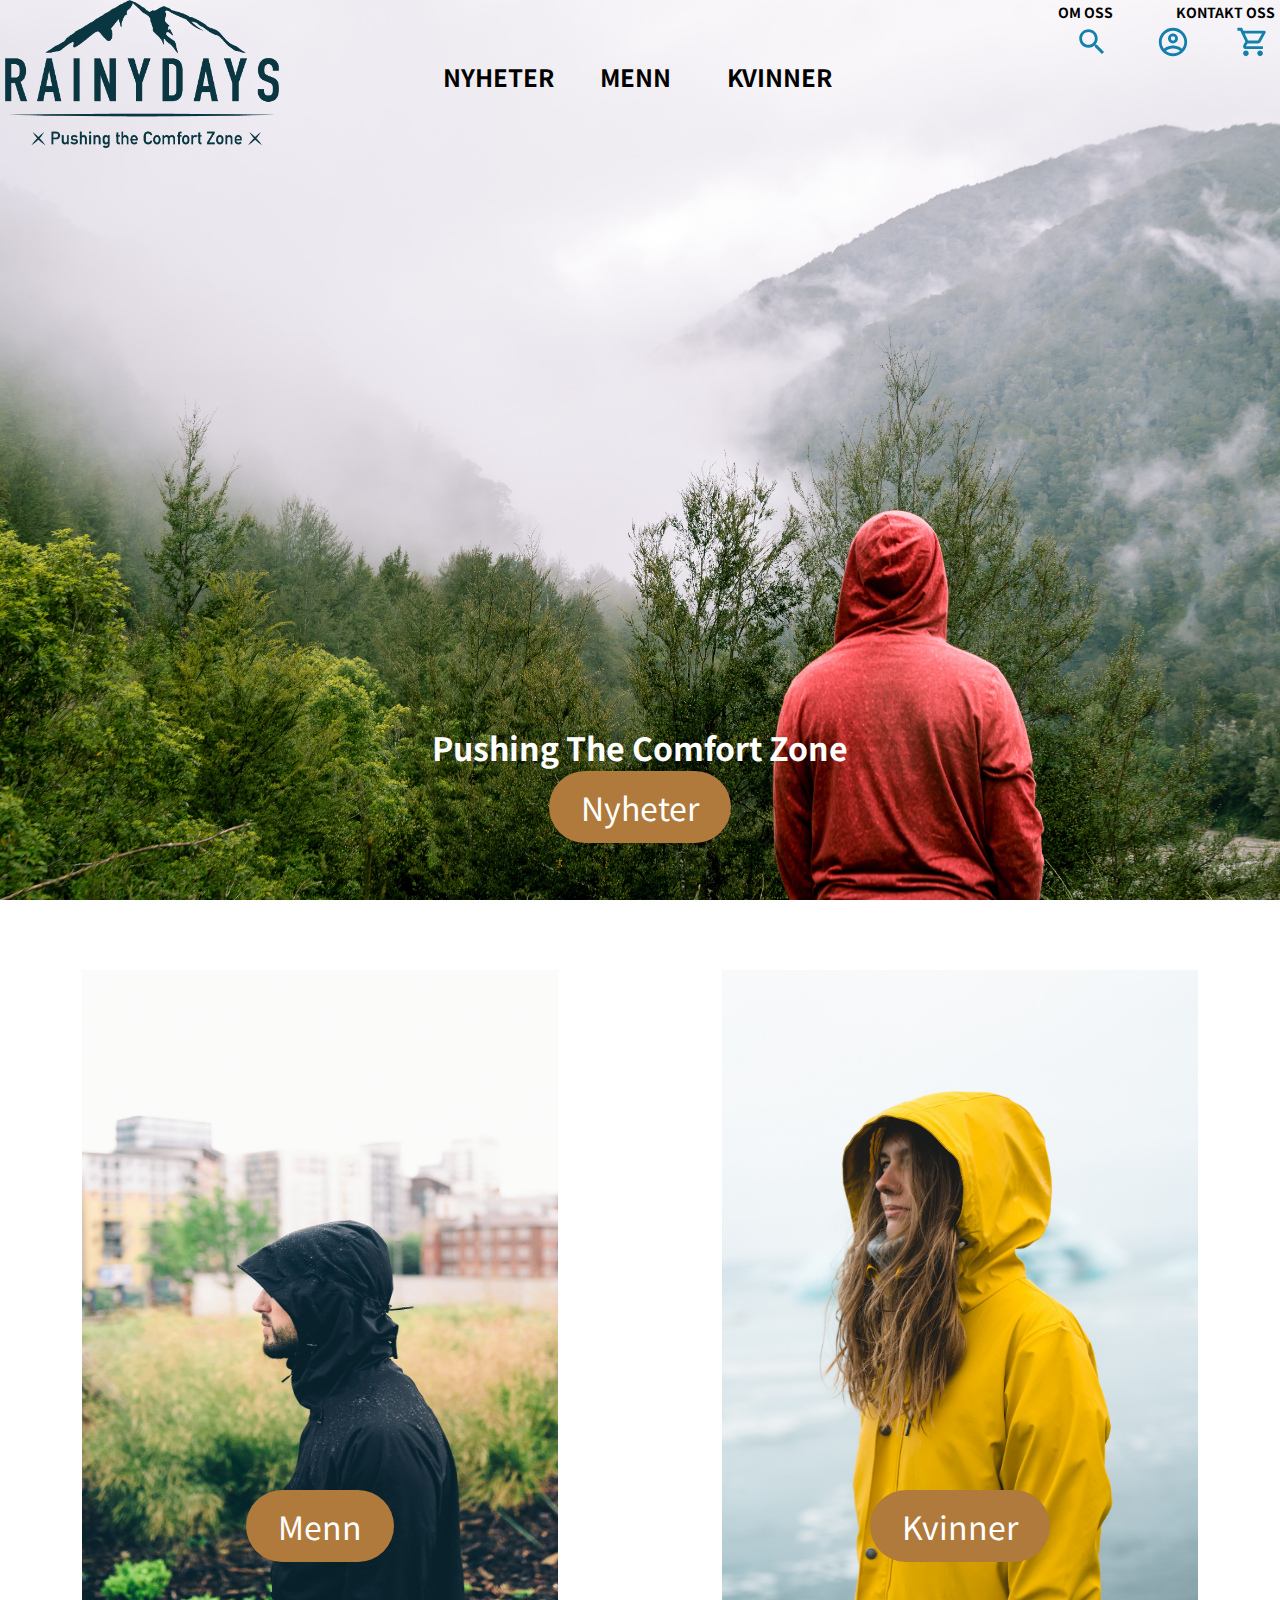
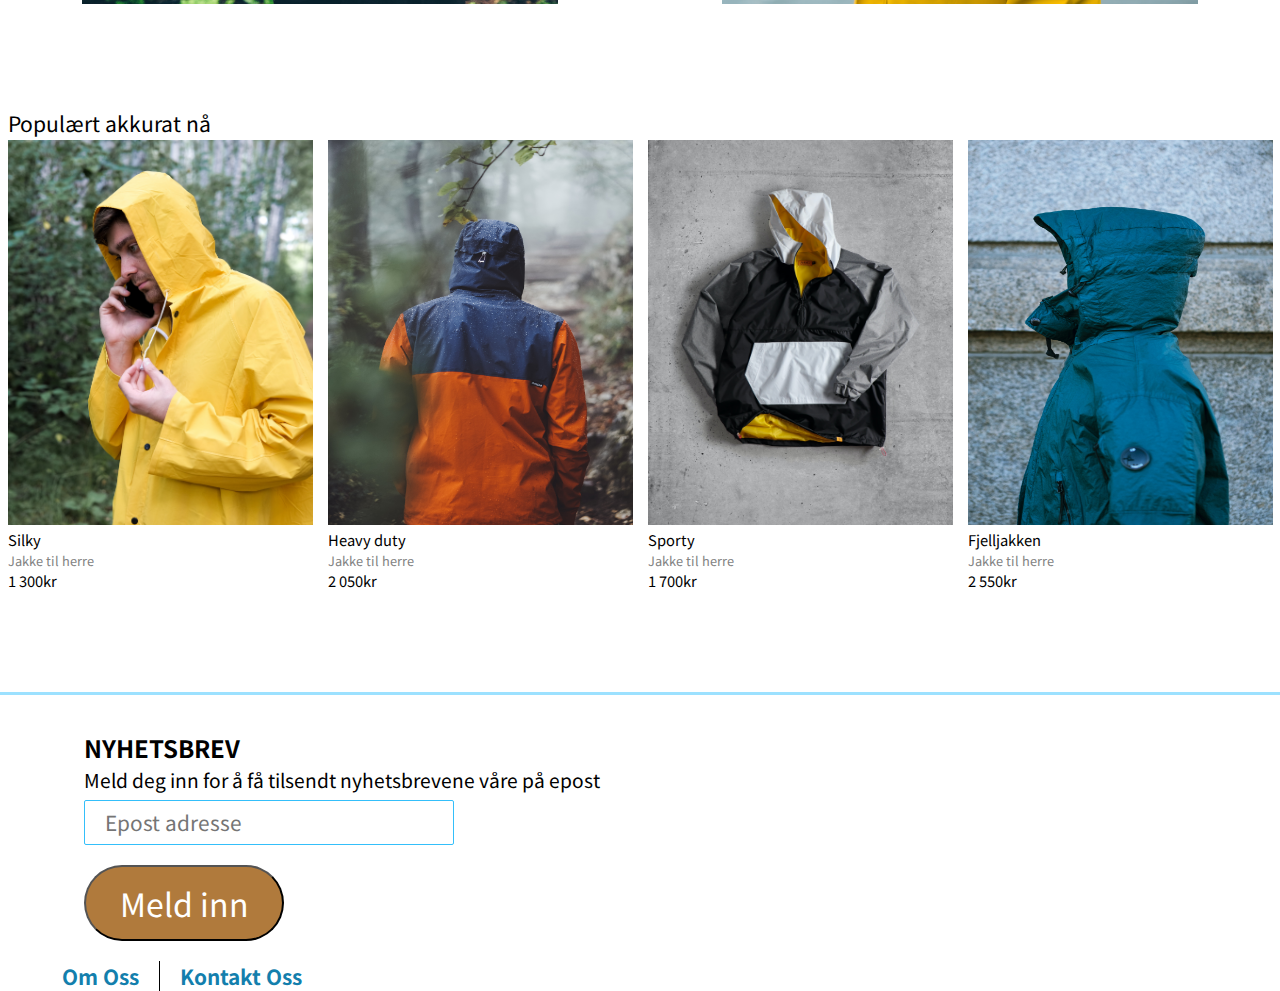
<file: index.html>
<!DOCTYPE html>
<html lang="en">
<head>
    <meta charset="UTF-8">
    <meta http-equiv="X-UA-Compatible" content="IE=edge">
    <meta name="viewport" content="width=device-width, initial-scale=1.0">
    <meta name="description" content="Forside av Rainydays. Her er forsiden av hele rainydays, og tar deg videre til andre sider om man ønsker.">
    <meta name="author" content="Lasse Strand">
    <title>Rainydays</title>
    <link rel="stylesheet" href="style.css">
    <link rel="stylesheet" href="https://use.fontawesome.com/releases/v5.15.4/css/all.css" integrity="sha384-DyZ88mC6Up2uqS4h/KRgHuoeGwBcD4Ng9SiP4dIRy0EXTlnuz47vAwmeGwVChigm" crossorigin="anonymous">
    <link href="https://fonts.googleapis.com/css2?family=Noto+Sans+JP:wght@400;700&family=Noto+Sans+SC:wght@400;700&display=swap" rel="stylesheet">
   
</head>
<body>
    <header>
      <div class="forside"> 
        <div class="logo flex-column"><a href="index.html"><img src="./images/RainyDays_Logo-2.png" alt="Logo"></a> </div>
        <nav class="flex-column liten">
            <ul class="flex-container">
              <li class="nyheterhead"><a href="nyheter.html">Nyheter</a></li>
              <li class="mennhead"><a href="menn.html">Menn</a></li>
              <li class="kvinnerhead"><a href="kvinner.html">Kvinner</a></li>
            </ul>
        </nav>
        <div class="top flex-column ">
          <div class="toprightall">
            <nav >
              <ul class="topright">
                <li class="about"><a href="about.html">Om Oss</a></li>
                <li class="kontakt"><a href="kontakt.html">Kontakt Oss</a></li>
              </ul>
            </nav>
            <div class="topicon">
              <div class="sok"><label for="search">
                <img src="./images/icons/searchicon.svg" alt="searchicon" class="searchicon"></label>
                <input type="checkbox" id="search">
                <input type="search" id="searchbox" placeholder="Search...">
              </div>
                <a href="profil.html"><img src="./images/icons/accounticon.svg" alt="accounticon" class="accounticon"></a>
                <a href="cart.html"><img src="./images/icons/shoppingicon.svg" alt="shoppingicon" class="shoppingicon"></a>
          <div class="menu">
              <label for="hamburger-menu">
                <i class="fas fa-bars"></i>
              </label>
              <input type="checkbox" id="hamburger-menu">
              <nav class="hamburger">
                <ul>
                  <li><a href="index.html">HJEM</a></li>
                  <li><a href="nyheter.html">NYHETER</a></li>
                  <li><a href="menn.html">MENN</a></li>
                  <li><a href="kvinner.html">KVINNER</a></li>
                  <li><a href="about.html">OM OSS</a></li>
                  <li><a href="kontakt.html">KONTAKT OSS</a></li>
                </ul>
              </nav>
          </div>
            </div>
          </div> 
        </div>
      </div>
        <div class="push">
          <h1 style="color: white;">Pushing The Comfort Zone</h1>
          <div><a href="nyheter.html" class="knappall" style="max-width: 150px;">Nyheter</a></div>
        </div>
    </header>
    <main>
        <div class="mk">
          <div class="mennside">
            <a href="menn.html"><img src="./images/stephen-arnold-8ItNia0nMVA-unsplash.jpg" alt="Mennbilde"></a>
            <div class="mennknapp"><a href="menn.html" class="knappall">Menn</a></div>
          </div>
          <div class="kvinnerside">
            <a href="kvinner.html"><img src="./images/pexels-matt-hardy-2755165.jpg" alt="Kvinnebilde"></a>
            <div class="kvinnerknapp"><a href="kvinner.html" class="knappall">Kvinner</a></div>
          </div>
        </div>
        <section class="spes">
          <div class="grid-spes">
            <h2>Populært akkurat nå</h2>
            <div><a href="spespage.html"><img src="./images/pexels-evelina-zhu-8640453.jpg" alt="silky" class="firstbilde"><p class="info">Silky</p><p class="infogrey">Jakke til herre</p><p class="info">1 300kr</p></a></div>
            <div><a href="spespage.html"><img src="./images/andy-kogl-uhaYQSVCjo0-unsplash.jpg" alt="duty"><p class="info">Heavy duty</p><p class="infogrey">Jakke til herre</p><p class="info">2 050kr</p></a></div>
            <div><a href="spespage.html"><img src="./images/hamed-darzi-u42GjVgZgV0-unsplash.jpg" alt="sporty"><p class="info">Sporty</p><p class="infogrey">Jakke til herre</p><p class="info">1 700kr</p></a></div>
            <div><a href="spespage.html"><img src="./images/tjeerd-braat-HpH0APYskXc-unsplash.jpg" alt="fjelljakken"><p class="info">Fjelljakken</p><p class="infogrey">Jakke til herre</p><p class="info">2 550kr</p></a></div>
          </div>
        </section>
    </main>
    <hr>
    <footer>
      <div class="nyhetsbrev">
        <h2>NYHETSBREV</h2>
        <p>Meld deg inn for å få tilsendt nyhetsbrevene våre på epost</p>
        <input type="email" name="mail" id="mail" placeholder="Epost adresse" style="font: normal normal normal normal 1.3em/1.5 Noto Sans JP, sans-serif; border: 1px solid #34BFFA;">
        <button class="knapp knappall" id="meldinn">Meld inn</button>
      </div>
      <div class="footerinfo">
        <h2><a href="about.html" style="font-family: Noto Sans JP, sans-serif; font-size: 1.3rem;">Om Oss</a></h2>
        <h2 class="border"><a href="kontakt.html" style="font-family: Noto Sans JP, sans-serif; font-size: 1.3rem;">Kontakt Oss</a></h2>
      </div> 
      <div class="ikonbot"><i class="fab fa-twitter"></i>
        <i class="fab fa-facebook-square"></i>
        <i class="fab fa-instagram"></i>
      </div>
    </footer>
</body>
</html>
</file>
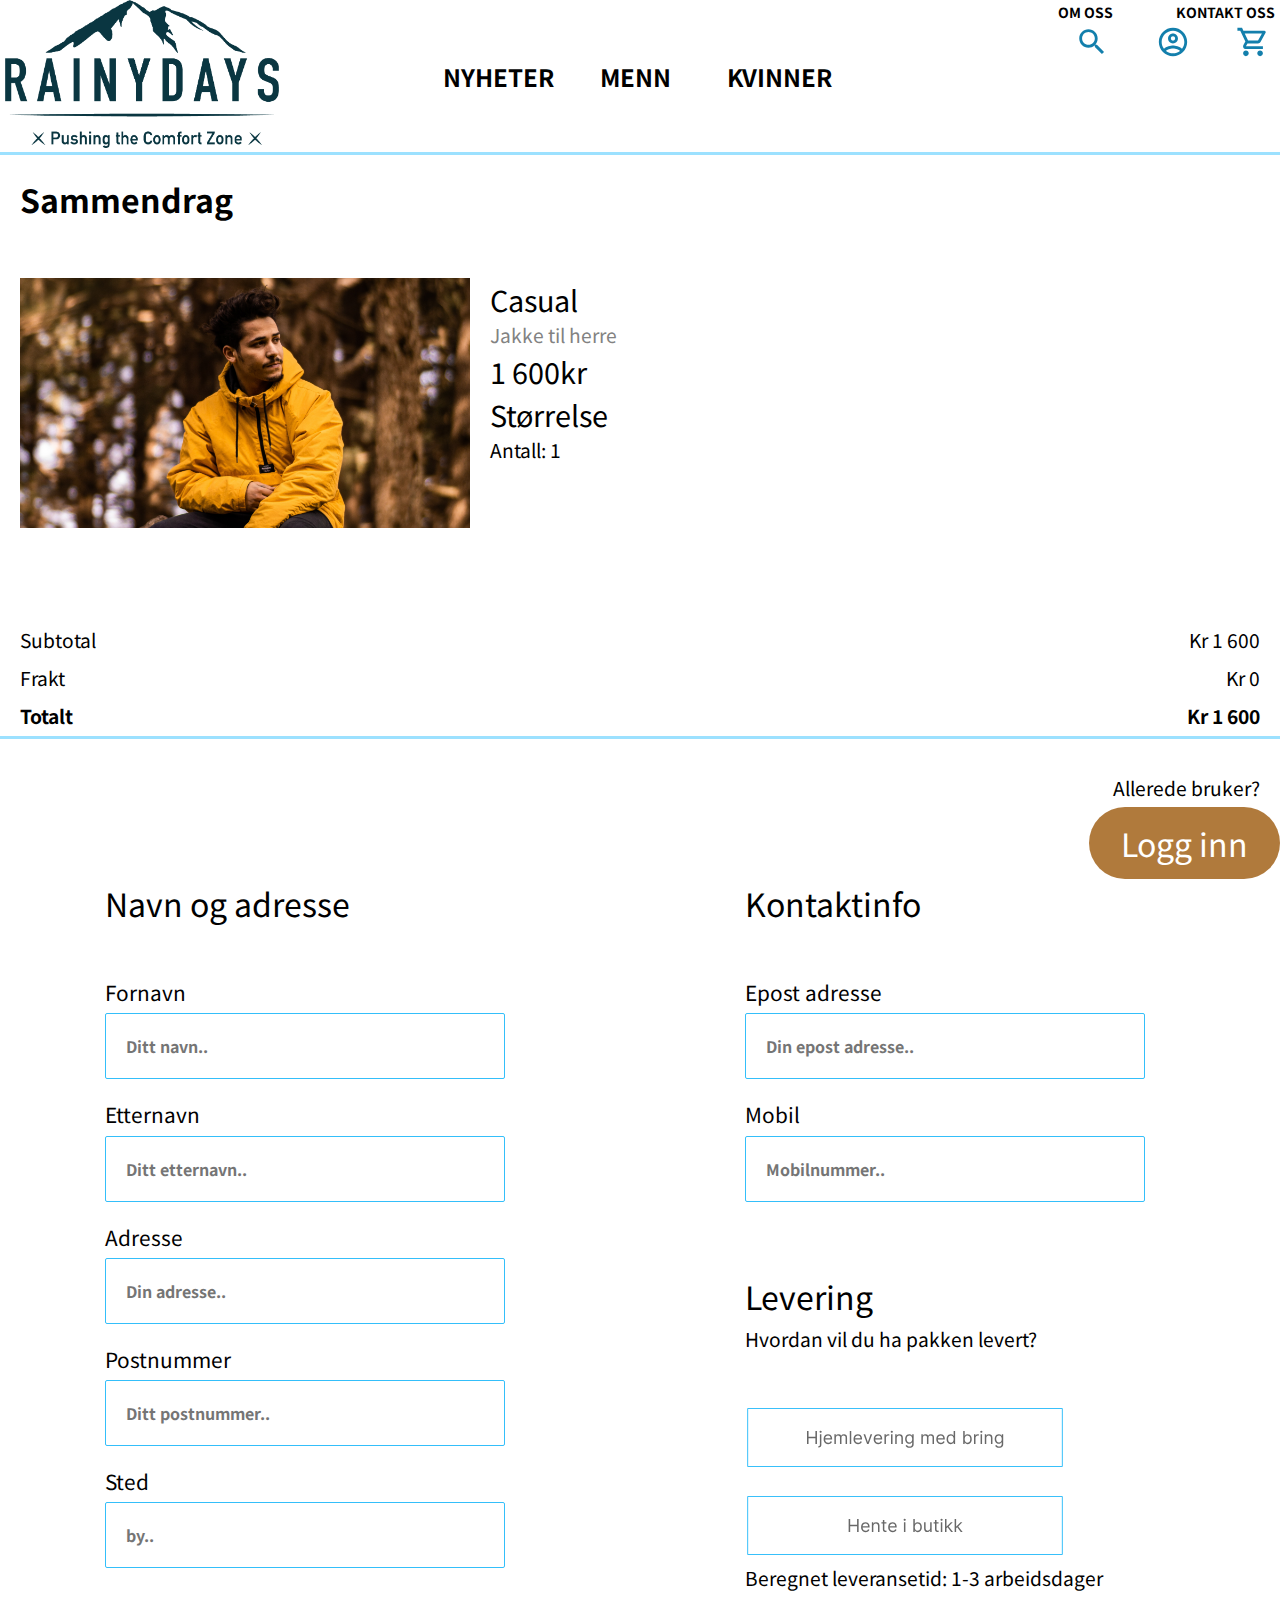
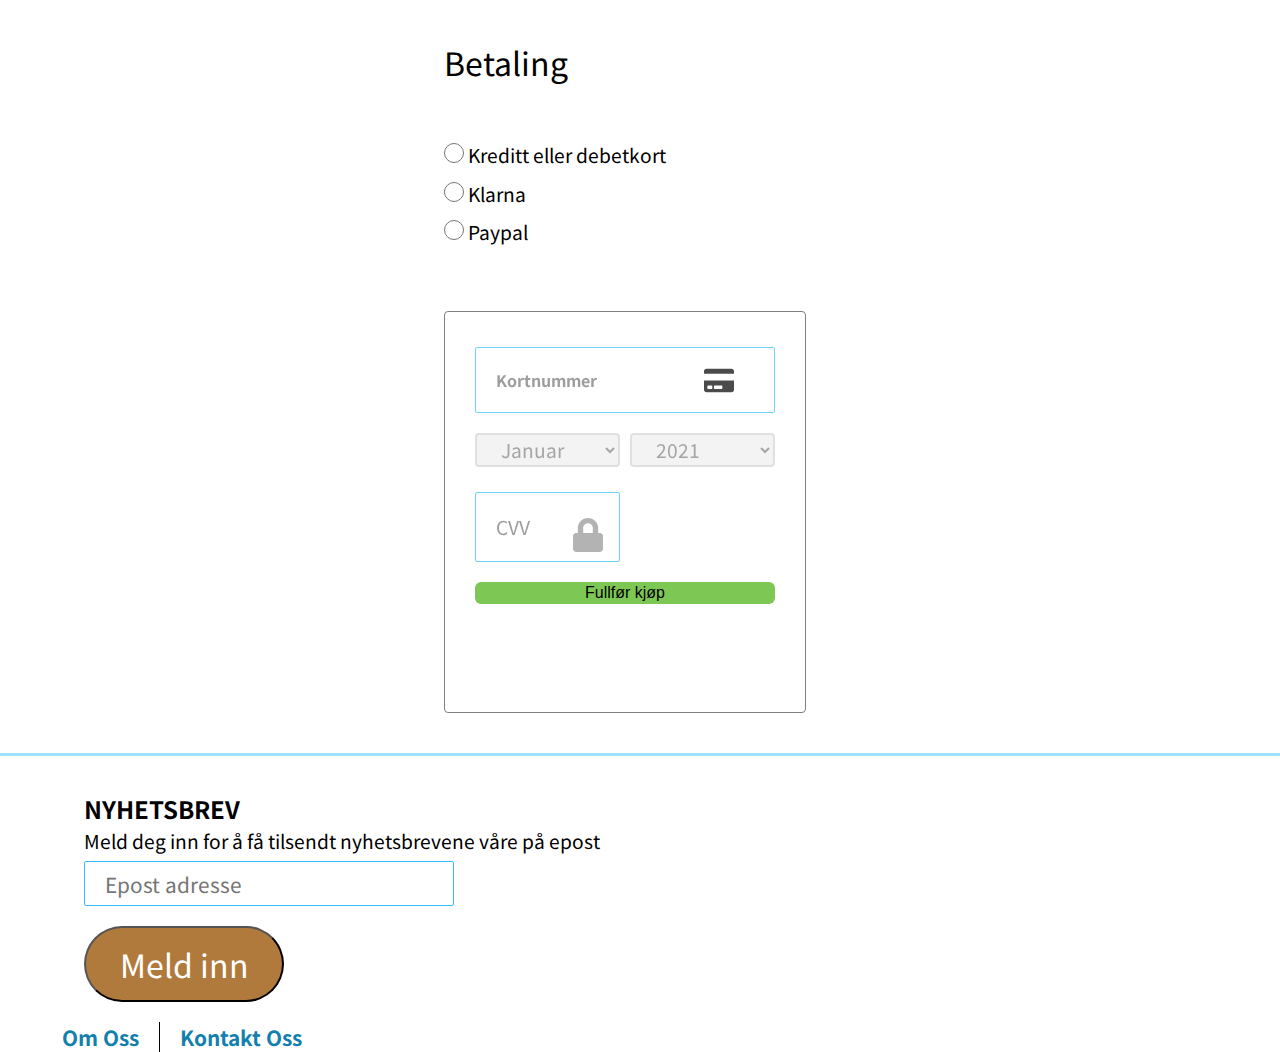
<file: checkout.html>
<!DOCTYPE html>
<html lang="en">
<head>
    <meta charset="UTF-8">
    <meta http-equiv="X-UA-Compatible" content="IE=edge">
    <meta name="viewport" content="width=device-width, initial-scale=1.0">
    <meta name="description" content="Rainydays, Dette er siden hvor du fullfører kjøpet av produktene du har valgt, altså checkout.">
    <meta name="author" content="Lasse Strand">
    <title>Rainydays Checkout</title>
    <link rel="stylesheet" href="style.css">
    <link rel="stylesheet" href="https://use.fontawesome.com/releases/v5.15.4/css/all.css" integrity="sha384-DyZ88mC6Up2uqS4h/KRgHuoeGwBcD4Ng9SiP4dIRy0EXTlnuz47vAwmeGwVChigm" crossorigin="anonymous">
    <link href="https://fonts.googleapis.com/css2?family=Noto+Sans+JP:wght@400;700&family=Noto+Sans+SC:wght@400;700&display=swap" rel="stylesheet">
   
</head>
<body>
    <header style="background-image: none; height: auto;">
      <div class="forside"> 
        <div class="logo flex-column"><a href="index.html"><img src="./images/RainyDays_Logo-2.png" alt="Logo"></a> </div>
        <nav class="flex-column liten">
            <ul class="flex-container">
              <li class="nyheterhead"><a href="nyheter.html">Nyheter</a></li>
              <li class="mennhead"><a href="menn.html">Menn</a></li>
              <li class="kvinnerhead"><a href="kvinner.html">Kvinner</a></li>
            </ul>
        </nav>
        <div class="top flex-column ">
          <div class="toprightall">
            <nav >
              <ul class="topright">
                <li class="about"><a href="about.html">Om Oss</a></li>
                <li class="kontakt"><a href="kontakt.html">Kontakt Oss</a></li>
              </ul>
            </nav>
            <div class="topicon">
              <div class="sok"><label for="search">
                <img src="./images/icons/searchicon.svg" alt="searchicon" class="searchicon"></label>
                <input type="checkbox" id="search">
                <input type="search" id="searchbox" placeholder="Search...">
              </div>
                <a href="profil.html"><img src="./images/icons/accounticon.svg" alt="accounticon" class="accounticon"></a>
                <a href="cart.html"><img src="./images/icons/shoppingicon.svg" alt="shoppingicon" class="shoppingicon"></a>
            <div class="menu">
              <label for="hamburger-menu">
                <i class="fas fa-bars"></i>
              </label>
              <input type="checkbox" id="hamburger-menu">
              <nav class="hamburger">
                <ul>
                  <li><a href="index.html">HJEM</a></li>
                  <li><a href="nyheter.html">NYHETER</a></li>
                  <li><a href="menn.html">MENN</a></li>
                  <li><a href="kvinner.html">KVINNER</a></li>
                  <li><a href="about.html">OM OSS</a></li>
                  <li><a href="kontakt.html">KONTAKT OSS</a></li>
                </ul>
              </nav>
            </div>
            </div>
          </div> 
        </div>
      </div>
    </header>
    <hr>
    <main>
        <h1 style="padding: 20px 0 35px 20px;">Sammendrag</h1>
            <div class="cartprod">
                <img src="./images/daoud-abismail-oG4OvTFbiXk-unsplash.jpg" alt="casualimg" style="object-fit: cover; width: 100%; max-width: 450px; max-height: 250px;">
                <div class="prodtxt1">
                    <p class="infonyhet">Casual</p><p class="infogreynyhet">Jakke til herre</p><p class="infonyhet">1 600kr</p>
                    <div class="prodtxt">
                        <h2>Størrelse</h2>
                        <h3 style="font: normal normal normal normal 1.2rem/1.5 Noto Sans JP, sans-serif;">Antall: 1</h3>
                    </div>
                </div>
            </div>
            <div class="sammendrag">
              <div class="sammendragp">
                <p>Subtotal</p><p>Frakt</p><p style="font-weight: bold;">Totalt</p>
              </div>
              <div class="sammendragp floatright">
                <p>Kr 1 600</p><p>Kr 0</p><p style="font-weight: bold;">Kr 1 600</p>
              </div>
            </div>
            <hr>
            <div class="topcheckout" style="text-align: end;">
              <p class="checkoutp" style="padding-right: 20px;">Allerede bruker?</p>
              <div class="logknapp"></div><a href="login.html" class="loginknapp">Logg inn</a></div>
          <div class="infoflex">
            <div class="navnogadr">
              <h2 style="text-align: left; font: normal normal normal normal 2em/1.5 Noto Sans SC, sans-serif; color: black; min-width: 240px; padding-left: 20px;">Navn og adresse</h2>
              <div class="checkoutmid">
                  <label for="fornavn" style="font: normal normal normal normal 1.3em/1.5 Noto Sans JP, sans-serif;">Fornavn</label>
                  <input type="text" id="fornavn" name="fornavn" placeholder="Ditt navn..">
                  <label for="etternavn" style="font: normal normal normal normal 1.3em/1.5 Noto Sans JP, sans-serif;">Etternavn</label>
                  <input type="text" id="etternavn" name="etternavn" placeholder="Ditt etternavn..">
                  <label for="adresse" style="font: normal normal normal normal 1.3em/1.5 Noto Sans JP, sans-serif;">Adresse</label>
                  <input type="text" id="adresse" name="adresse" placeholder="Din adresse..">
                  <label for="postnummer" style="font: normal normal normal normal 1.3em/1.5 Noto Sans JP, sans-serif;">Postnummer</label>
                  <input type="text" id="postnummer" name="postnummer" placeholder="Ditt postnummer..">
                  <label for="sted" style="font: normal normal normal normal 1.3em/1.5 Noto Sans JP, sans-serif;">Sted</label>
                  <input type="text" id="sted" name="sted" placeholder="by..">
              </div>
            </div>
            <div class="konlev">
              <div class="kontaktinfo">
                <h2 style="text-align: left; font: normal normal normal normal 2em/1.5 Noto Sans SC, sans-serif; color: black; min-width: 240px; padding-left: 20px;">Kontaktinfo</h2>
                  <div class="checkoutmid">
                      <label for="epst" style="font: normal normal normal normal 1.3em/1.5 Noto Sans JP, sans-serif;">Epost adresse</label>
                      <input type="email" id="epst" name="epst" placeholder="Din epost adresse..">
                      <label for="mob" style="font: normal normal normal normal 1.3em/1.5 Noto Sans JP, sans-serif;">Mobil</label>
                      <input type="tel" id="mob" name="mob" placeholder="Mobilnummer..">
                  </div>
              </div>
              <div class="levering">
                <h2 style="text-align: left; font: normal normal normal normal 2em/1.5 Noto Sans SC, sans-serif; color: black; min-width: 240px; padding-left: 20px;">Levering</h2>
                  <p class="leveringp" style="padding-top: 0px;">Hvordan vil du ha pakken levert?</p>  
                    <div class="checkoutmid" style="padding-bottom: 0px;">
                      <input type="radio" id="hjemlev" name="lev" value="hjemlev">
                      <input type="radio" id="hente" name="lev" value="hente"> 
                    </div>
                <p class="leveringp" style="padding: 0 0 0 20px;">Beregnet leveransetid: 1-3 arbeidsdager</p>  
              </div>
            </div>
          </div>
      <div class="betaling">
        <h2 style="text-align: left; font: normal normal normal normal 2em/1.5 Noto Sans SC, sans-serif; color: black; min-width: 240px; padding-left: 20px;">Betaling</h2>
          <div class="checkoutmid betalingmid" style="padding-bottom: 0px;">
            <input type="radio" id="kreditt" name="betal" value="kreditt">
            <label for="kreditt" style="font: normal normal normal normal 1.2rem/2 Noto Sans JP, sans-serif;">Kreditt eller debetkort</label> <br>
            <input type="radio" id="klarna" name="betal" value="klarna">
            <label for="klarna" style="font: normal normal normal normal 1.2rem/2 Noto Sans JP, sans-serif;">Klarna</label> <br>
            <input type="radio" id="paypal" name="betal" value="paypal">
            <label for="paypal" style="font: normal normal normal normal 1.2rem/2 Noto Sans JP, sans-serif;">Paypal</label> <br>
            <form action="checksuc.html" class="kortmain">
              <div class="kortsecond">
                <input type="text" class="kortnummer" placeholder="Kortnummer">
                <div class="dato">
                  <div class="måned">
                    <select name="Måned">
                      <option value="januar">Januar</option>
                      <option value="februar">Februar</option>
                      <option value="mars">Mars</option>
                      <option value="april">April</option>
                      <option value="mai">Mai</option>
                      <option value="juni">Juni</option>
                      <option value="juli">Juli</option>
                      <option value="august">August</option>
                      <option value="september">September</option>
                      <option value="oktober">Oktober</option>
                      <option value="november">Novemeber</option>
                      <option value="desember">Desember</option>
                    </select>
                  </div>
                  <div class="år">
                    <select name="år">
                      <option value="2021">2021</option>
                      <option value="2022">2022</option>
                      <option value="2023">2023</option>
                      <option value="2024">2024</option>
                      <option value="2025">2025</option>
                      <option value="2026">2026</option>
                      <option value="2027">2027</option>
                      <option value="2028">2028</option>
                      <option value="2029">2029</option>
                      <option value="2030">2030</option>
                    </select>
                  </div>
                </div>
                <div class="cvv">
                  <input type="text" placeholder="CVV">
                </div>
                <button type="submit" style="cursor: pointer;
                font-size: 16px;
                width: 100%;
                border-color: transparent;
                border-radius: 6px;margin-bottom: 10px;
                background: #7dc855;">Fullfør kjøp</button>
              </div>
            </form>
        </div>
      </div>
    </main>
    <hr>
    <footer>
      <div class="nyhetsbrev">
        <h2>NYHETSBREV</h2>
        <p>Meld deg inn for å få tilsendt nyhetsbrevene våre på epost</p>
        <input type="email" name="mail" id="mail" placeholder="Epost adresse" style="font: normal normal normal normal 1.3em/1.5 Noto Sans JP, sans-serif; border: 1px solid #34BFFA;">
        <button class="knapp knappall" id="meldinn">Meld inn</button>
      </div>
      <div class="footerinfo">
        <h2><a href="about.html" style="font-family: Noto Sans JP, sans-serif; font-size: 1.3rem;">Om Oss</a></h2>
        <h2 class="border"><a href="kontakt.html" style="font-family: Noto Sans JP, sans-serif; font-size: 1.3rem;">Kontakt Oss</a></h2>
      </div> 
      <div class="ikonbot"><i class="fab fa-twitter"></i>
        <i class="fab fa-facebook-square"></i>
        <i class="fab fa-instagram"></i>
      </div>
    </footer>
</body>
</html>
</file>
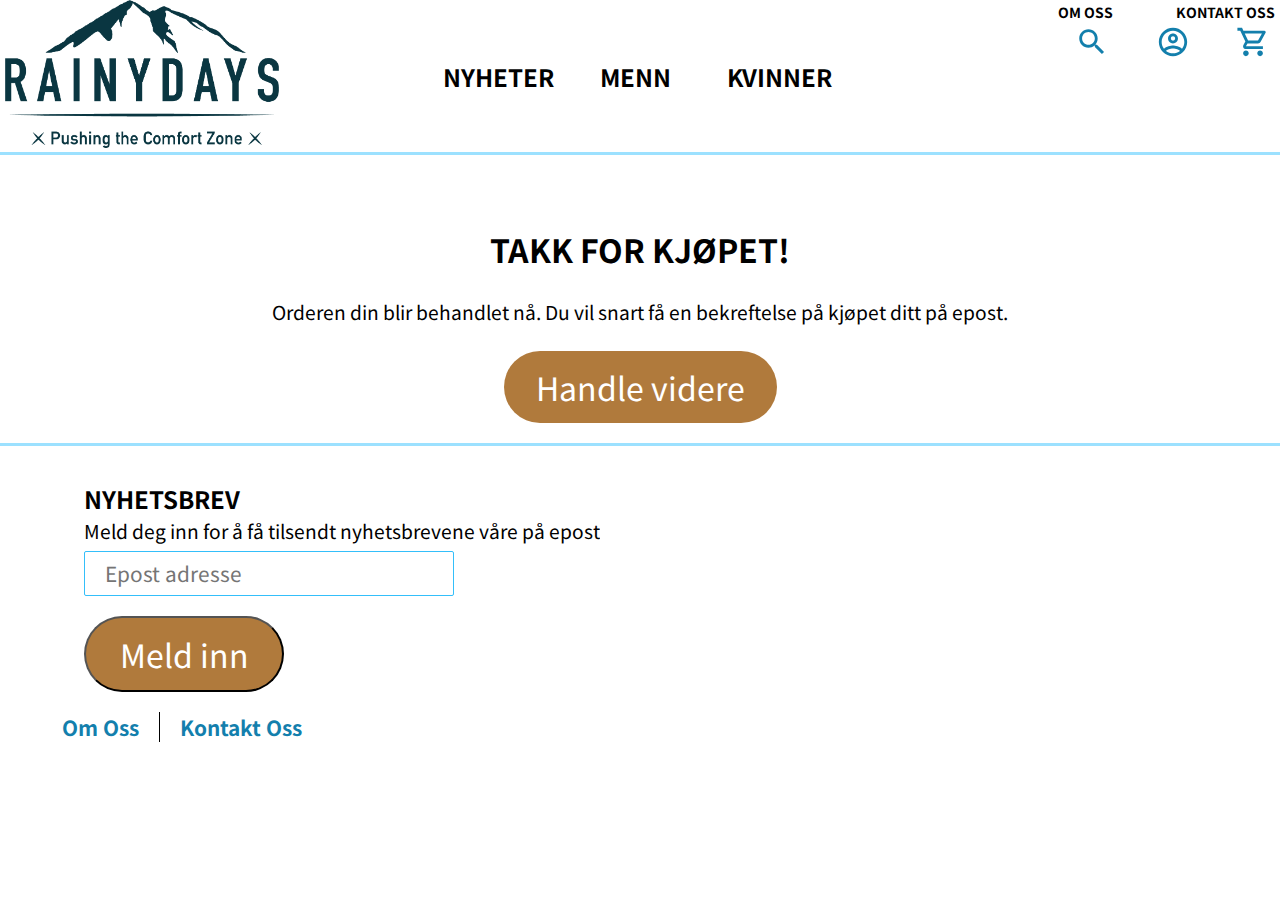
<file: checksuc.html>
<!DOCTYPE html>
<html lang="en">
<head>
    <meta charset="UTF-8">
    <meta http-equiv="X-UA-Compatible" content="IE=edge">
    <meta name="viewport" content="width=device-width, initial-scale=1.0">
    <meta name="description" content="Rainydays, her er siden for checkout success. Her får du beskjed om at kjøpet er fullført!">
    <meta name="author" content="Lasse Strand">
    <title>Rainydays Checkout success</title>
    <link rel="stylesheet" href="style.css">
    <link rel="stylesheet" href="https://use.fontawesome.com/releases/v5.15.4/css/all.css" integrity="sha384-DyZ88mC6Up2uqS4h/KRgHuoeGwBcD4Ng9SiP4dIRy0EXTlnuz47vAwmeGwVChigm" crossorigin="anonymous">
    <link href="https://fonts.googleapis.com/css2?family=Noto+Sans+JP:wght@400;700&family=Noto+Sans+SC:wght@400;700&display=swap" rel="stylesheet">
   
</head>
<body>
    <header style="background-image: none; height: auto;">
      <div class="forside"> 
        <div class="logo flex-column"><a href="index.html"><img src="./images/RainyDays_Logo-2.png" alt="Logo"></a> </div>
        <nav class="flex-column liten">
            <ul class="flex-container">
              <li class="nyheterhead"><a href="nyheter.html">Nyheter</a></li>
              <li class="mennhead"><a href="menn.html">Menn</a></li>
              <li class="kvinnerhead"><a href="kvinner.html">Kvinner</a></li>
            </ul>
        </nav>
        <div class="top flex-column ">
          <div class="toprightall">
            <nav >
              <ul class="topright">
                <li class="about"><a href="about.html">Om Oss</a></li>
                <li class="kontakt"><a href="kontakt.html">Kontakt Oss</a></li>
              </ul>
            </nav>
            <div class="topicon">
              <div class="sok"><label for="search">
                <img src="./images/icons/searchicon.svg" alt="searchicon" class="searchicon"></label>
                <input type="checkbox" id="search">
                <input type="search" id="searchbox" placeholder="Search...">
              </div>
                <a href="profil.html"><img src="./images/icons/accounticon.svg" alt="accounticon" class="accounticon"></a>
                <a href="cart.html"><img src="./images/icons/shoppingicon.svg" alt="shoppingicon" class="shoppingicon"></a>
            <div class="menu">
              <label for="hamburger-menu">
                <i class="fas fa-bars"></i>
              </label>
              <input type="checkbox" id="hamburger-menu">
              <nav class="hamburger">
                <ul>
                  <li><a href="index.html">HJEM</a></li>
                  <li><a href="nyheter.html">NYHETER</a></li>
                  <li><a href="menn.html">MENN</a></li>
                  <li><a href="kvinner.html">KVINNER</a></li>
                  <li><a href="about.html">OM OSS</a></li>
                  <li><a href="kontakt.html">KONTAKT OSS</a></li>
                </ul>
              </nav>
            </div>
            </div>
          </div> 
        </div>
      </div>
    </header>
    <hr>
    <main>
        <div style="text-align: center;">
            <h1 style="padding-top: 70px;">TAKK FOR KJØPET!</h1>
            <p style="padding: 20px 0 20px 0; font: normal normal normal normal 1.2rem/2 Noto Sans JP, sans-serif;">Orderen din blir behandlet nå.
                Du vil snart få en bekreftelse på kjøpet ditt på epost.</p>
            <a href="index.html" class="loginknapp" style="margin-bottom: 20px;">Handle videre</a>
        </div>
    </main>
    <hr>
    <footer>
      <div class="nyhetsbrev">
        <h2>NYHETSBREV</h2>
        <p>Meld deg inn for å få tilsendt nyhetsbrevene våre på epost</p>
        <input type="email" name="mail" id="mail" placeholder="Epost adresse" style="font: normal normal normal normal 1.3em/1.5 Noto Sans JP, sans-serif; border: 1px solid #34BFFA;">
        <button class="knapp knappall" id="meldinn">Meld inn</button>
      </div>
      <div class="footerinfo">
        <h2><a href="about.html" style="font-family: Noto Sans JP, sans-serif; font-size: 1.3rem;">Om Oss</a></h2>
        <h2 class="border"><a href="kontakt.html" style="font-family: Noto Sans JP, sans-serif; font-size: 1.3rem;">Kontakt Oss</a></h2>
      </div> 
      <div class="ikonbot"><i class="fab fa-twitter"></i>
        <i class="fab fa-facebook-square"></i>
        <i class="fab fa-instagram"></i>
      </div>
    </footer>
</body>
</html>
</file>
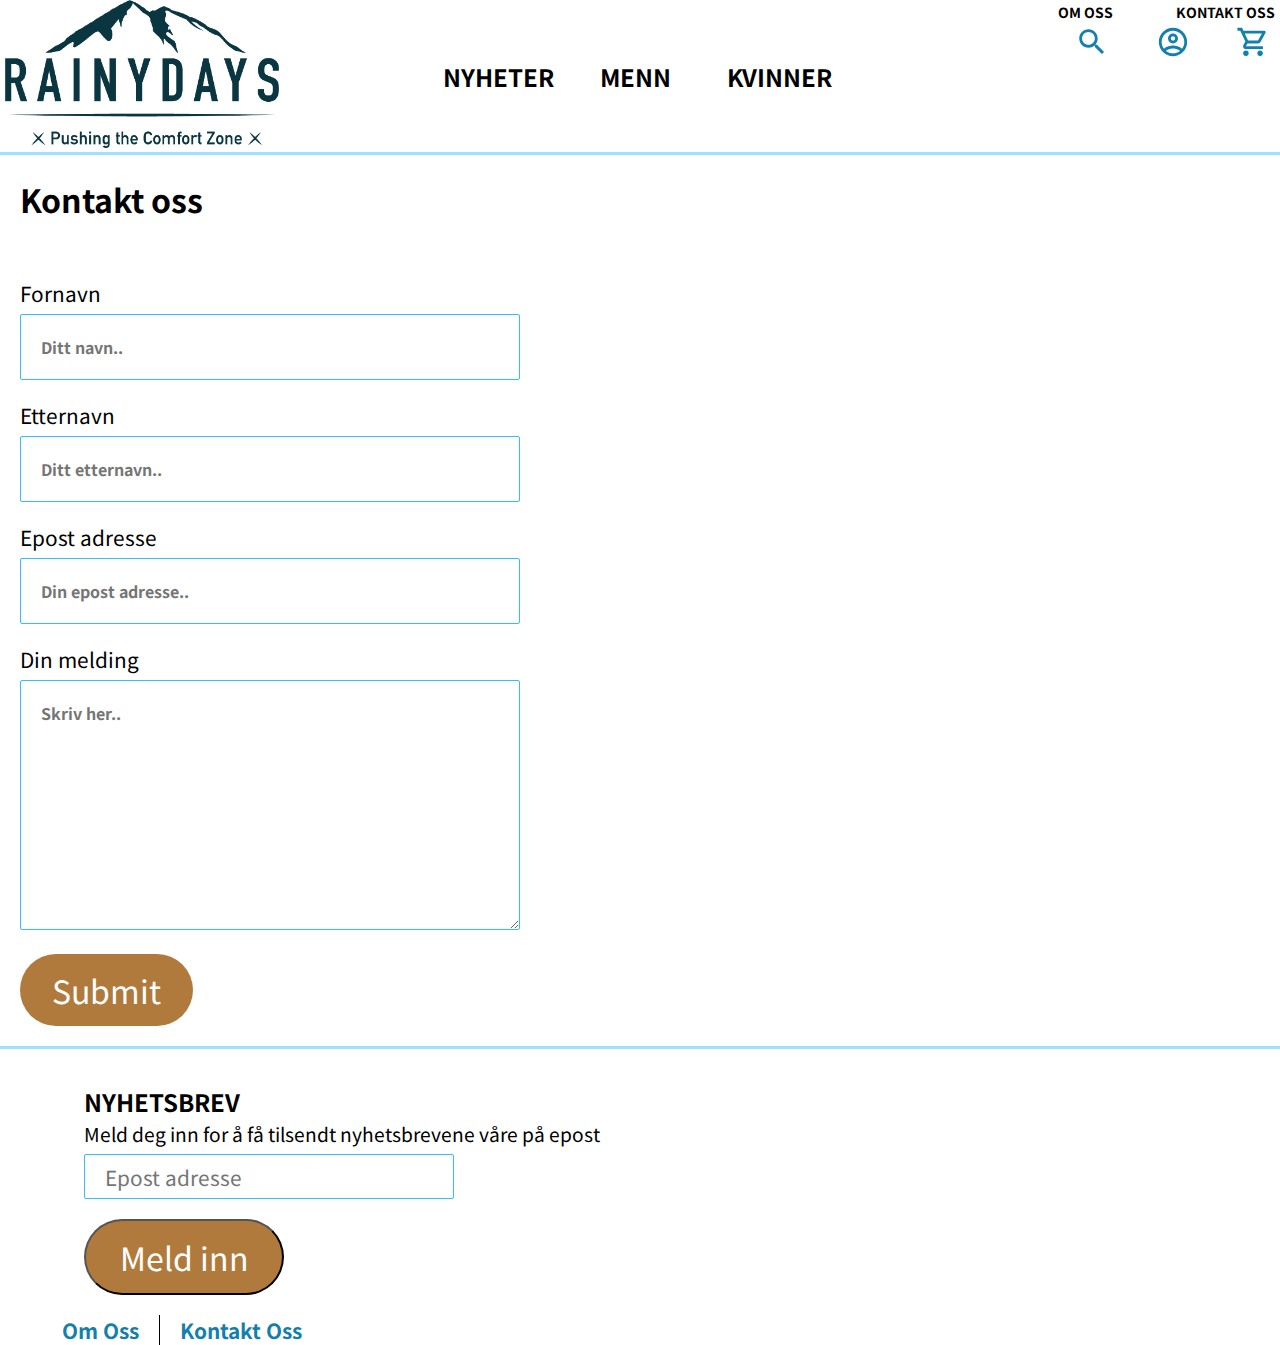
<file: kontakt.html>
<!DOCTYPE html>
<html lang="en">
<head>
    <meta charset="UTF-8">
    <meta http-equiv="X-UA-Compatible" content="IE=edge">
    <meta name="viewport" content="width=device-width, initial-scale=1.0">
    <meta name="description" content="Rainydays, denne siden inneholder et skjema for å kontakte oss i Rainydays.">
    <meta name="author" content="Lasse Strand">
    <title>Rainydays Kontakt oss</title>
    <link rel="stylesheet" href="style.css">
    <link rel="stylesheet" href="https://use.fontawesome.com/releases/v5.15.4/css/all.css" integrity="sha384-DyZ88mC6Up2uqS4h/KRgHuoeGwBcD4Ng9SiP4dIRy0EXTlnuz47vAwmeGwVChigm" crossorigin="anonymous">
    <link href="https://fonts.googleapis.com/css2?family=Noto+Sans+JP:wght@400;700&family=Noto+Sans+SC:wght@400;700&display=swap" rel="stylesheet">
   
</head>
<body>
    <header style="background-image: none; height: auto;">
      <div class="forside"> 
        <div class="logo flex-column"><a href="index.html"><img src="./images/RainyDays_Logo-2.png" alt="Logo"></a> </div>
        <nav class="flex-column liten">
            <ul class="flex-container">
              <li class="nyheterhead"><a href="nyheter.html">Nyheter</a></li>
              <li class="mennhead"><a href="menn.html">Menn</a></li>
              <li class="kvinnerhead"><a href="kvinner.html">Kvinner</a></li>
            </ul>
        </nav>
        <div class="top flex-column ">
          <div class="toprightall">
            <nav >
              <ul class="topright">
                <li class="about"><a href="about.html">Om Oss</a></li>
                <li class="kontakt"><a href="kontakt.html">Kontakt Oss</a></li>
              </ul>
            </nav>
            <div class="topicon">
              <div class="sok"><label for="search">
                <img src="./images/icons/searchicon.svg" alt="searchicon" class="searchicon"></label>
                <input type="checkbox" id="search">
                <input type="search" id="searchbox" placeholder="Search...">
              </div>
                <a href="profil.html"><img src="./images/icons/accounticon.svg" alt="accounticon" class="accounticon"></a>
                <a href="cart.html"><img src="./images/icons/shoppingicon.svg" alt="shoppingicon" class="shoppingicon"></a>
            <div class="menu">
              <label for="hamburger-menu">
                <i class="fas fa-bars"></i>
              </label>
              <input type="checkbox" id="hamburger-menu">
              <nav class="hamburger">
                <ul>
                  <li><a href="index.html">HJEM</a></li>
                  <li><a href="nyheter.html">NYHETER</a></li>
                  <li><a href="menn.html">MENN</a></li>
                  <li><a href="kvinner.html">KVINNER</a></li>
                  <li><a href="about.html">OM OSS</a></li>
                  <li><a href="kontakt.html">KONTAKT OSS</a></li>
                </ul>
              </nav>
            </div>
            </div>
          </div> 
        </div>
      </div>
    </header>
    <hr>
    <main>
        <h1 style="padding: 20px 0 35px 20px;">Kontakt oss</h1>
        <div class="formkontakt">
            <form action="sendtinn.html">
                <label for="fornavn" style="font: normal normal normal normal 1.3em/1.5 Noto Sans JP, sans-serif;">Fornavn</label>
                <input type="text" id="fornavn" name="fornavn" placeholder="Ditt navn..">
                <label for="etternavn" style="font: normal normal normal normal 1.3em/1.5 Noto Sans JP, sans-serif;">Etternavn</label>
                <input type="text" id="etternavn" name="etternavn" placeholder="Ditt etternavn..">
                <label for="epst" style="font: normal normal normal normal 1.3em/1.5 Noto Sans JP, sans-serif;">Epost adresse</label>
                <input type="text" id="epst" name="epst" placeholder="Din epost adresse..">
                <label for="melding" style="font: normal normal normal normal 1.3em/1.5 Noto Sans JP, sans-serif;">Din melding</label>
                <textarea name="melding" id="melding" placeholder="Skriv her.." style="height: 250px;"></textarea>
                <input type="submit" value="Submit"> <!-- Her skal det egentlig komme en popup som sier at du har sendt inn skjemaet -->
            </form>
        </div>
    </main>
    <hr>
    <footer>
      <div class="nyhetsbrev">
        <h2>NYHETSBREV</h2>
        <p>Meld deg inn for å få tilsendt nyhetsbrevene våre på epost</p>
        <input type="email" name="mail" id="mail" placeholder="Epost adresse" style="font: normal normal normal normal 1.3em/1.5 Noto Sans JP, sans-serif; border: 1px solid #34BFFA;">
        <button class="knapp knappall" id="meldinn">Meld inn</button>
      </div>
      <div class="footerinfo">
        <h2><a href="about.html" style="font-family: Noto Sans JP, sans-serif; font-size: 1.3rem;">Om Oss</a></h2>
        <h2 class="border"><a href="kontakt.html" style="font-family: Noto Sans JP, sans-serif; font-size: 1.3rem;">Kontakt Oss</a></h2>
      </div> 
      <div class="ikonbot"><i class="fab fa-twitter"></i>
        <i class="fab fa-facebook-square"></i>
        <i class="fab fa-instagram"></i>
      </div>
    </footer>
</body>
</html>
</file>
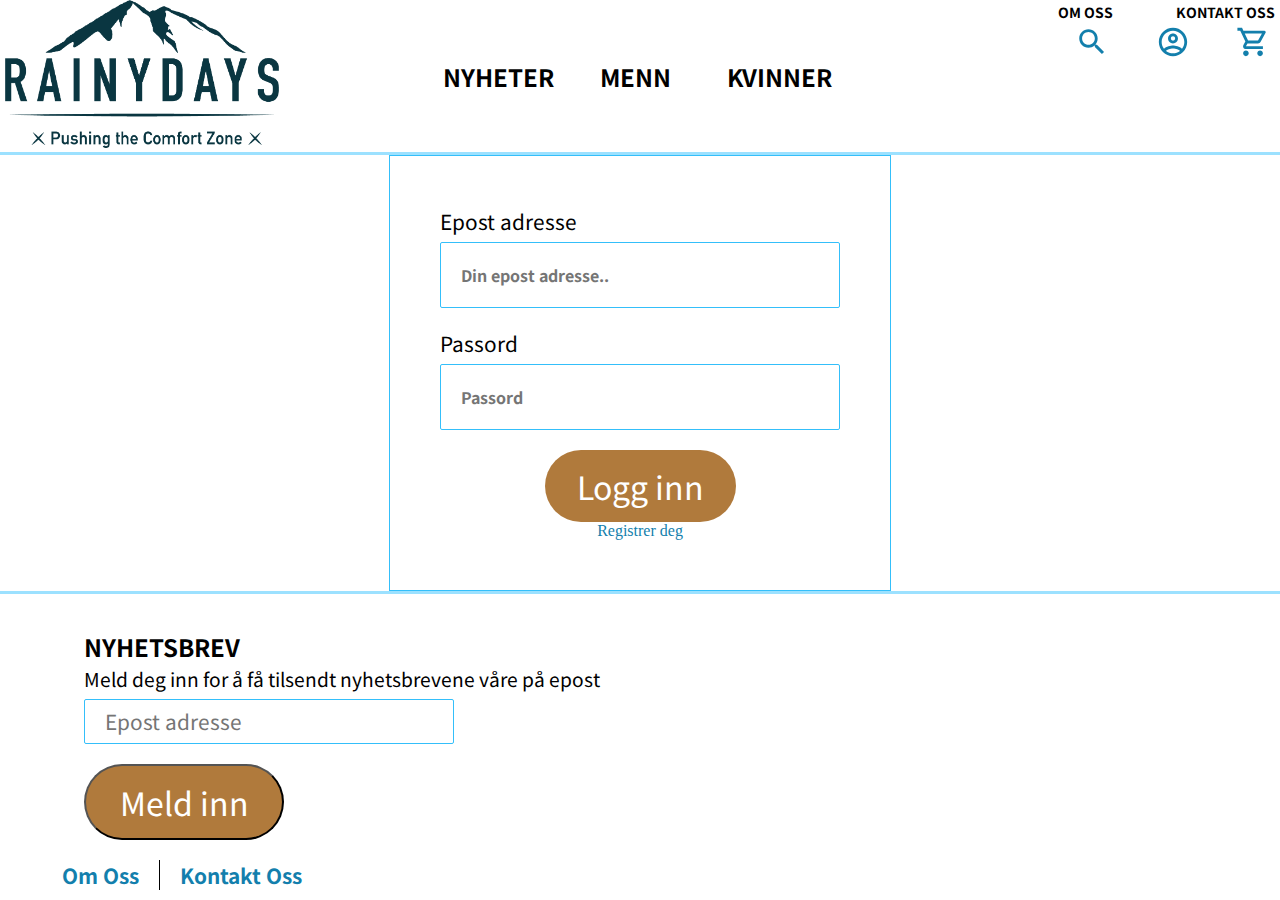
<file: login.html>
<!DOCTYPE html>
<html lang="en">
<head>
    <meta charset="UTF-8">
    <meta http-equiv="X-UA-Compatible" content="IE=edge">
    <meta name="viewport" content="width=device-width, initial-scale=1.0">
    <meta name="description" content="Rainydays, her er login siden for Rainydays. Den lar deg logge inn og tar deg videre til profilen din.">
    <meta name="author" content="Lasse Strand">
    <title>Rainydays Login</title>
    <link rel="stylesheet" href="style.css">
    <link rel="stylesheet" href="https://use.fontawesome.com/releases/v5.15.4/css/all.css" integrity="sha384-DyZ88mC6Up2uqS4h/KRgHuoeGwBcD4Ng9SiP4dIRy0EXTlnuz47vAwmeGwVChigm" crossorigin="anonymous">
    <link href="https://fonts.googleapis.com/css2?family=Noto+Sans+JP:wght@400;700&family=Noto+Sans+SC:wght@400;700&display=swap" rel="stylesheet">
   
</head>
<body>
    <header style="background-image: none; height: auto;">
      <div class="forside"> 
        <div class="logo flex-column"><a href="index.html"><img src="./images/RainyDays_Logo-2.png" alt="Logo"></a> </div>
        <nav class="flex-column liten">
            <ul class="flex-container">
              <li class="nyheterhead"><a href="nyheter.html">Nyheter</a></li>
              <li class="mennhead"><a href="menn.html">Menn</a></li>
              <li class="kvinnerhead"><a href="kvinner.html">Kvinner</a></li>
            </ul>
        </nav>
        <div class="top flex-column ">
          <div class="toprightall">
            <nav >
              <ul class="topright">
                <li class="about"><a href="about.html">Om Oss</a></li>
                <li class="kontakt"><a href="kontakt.html">Kontakt Oss</a></li>
              </ul>
            </nav>
            <div class="topicon">
              <div class="sok"><label for="search">
                <img src="./images/icons/searchicon.svg" alt="searchicon" class="searchicon"></label>
                <input type="checkbox" id="search">
                <input type="search" id="searchbox" placeholder="Search...">
              </div>
                <a href="profil.html"><img src="./images/icons/accounticon.svg" alt="accounticon" class="accounticon"></a>
                <a href="cart.html"><img src="./images/icons/shoppingicon.svg" alt="shoppingicon" class="shoppingicon"></a>
            <div class="menu">
              <label for="hamburger-menu">
                <i class="fas fa-bars"></i>
              </label>
              <input type="checkbox" id="hamburger-menu">
              <nav class="hamburger">
                <ul>
                  <li><a href="index.html">HJEM</a></li>
                  <li><a href="nyheter.html">NYHETER</a></li>
                  <li><a href="menn.html">MENN</a></li>
                  <li><a href="kvinner.html">KVINNER</a></li>
                  <li><a href="about.html">OM OSS</a></li>
                  <li><a href="kontakt.html">KONTAKT OSS</a></li>
                </ul>
              </nav>
            </div>
            </div>
          </div> 
        </div>
      </div>
    </header>
    <hr>
    <main>
        <div class="loginbox"><div class="login">
            <form action="profil.html">
                <label for="epst" style="font: normal normal normal normal 1.3em/1.5 Noto Sans JP, sans-serif;">Epost adresse</label>
                <input type="email" id="epst" name="epst" placeholder="Din epost adresse..">
                <label for="passord" style="font: normal normal normal normal 1.3em/1.5 Noto Sans JP, sans-serif;">Passord</label>
                <input type="password" id="passord" name="passord" placeholder="Passord">
                <div class="logknapp"><a href="profil.html" class="loginknapp">Logg inn</a></div>
                <a href="registrer.html" style="color: #137FAD; display: block; text-align: center;" class="regis">Registrer deg</a>
            </form>
        </div>
    </div>
    </main>
    <hr>
    <footer>
      <div class="nyhetsbrev">
        <h2>NYHETSBREV</h2>
        <p>Meld deg inn for å få tilsendt nyhetsbrevene våre på epost</p>
        <input type="email" name="mail" id="mail" placeholder="Epost adresse" style="font: normal normal normal normal 1.3em/1.5 Noto Sans JP, sans-serif; border: 1px solid #34BFFA;">
        <button class="knapp knappall" id="meldinn">Meld inn</button>
      </div>
      <div class="footerinfo">
        <h2><a href="about.html" style="font-family: Noto Sans JP, sans-serif; font-size: 1.3rem;">Om Oss</a></h2>
        <h2 class="border"><a href="kontakt.html" style="font-family: Noto Sans JP, sans-serif; font-size: 1.3rem;">Kontakt Oss</a></h2>
      </div> 
      <div class="ikonbot"><i class="fab fa-twitter"></i>
        <i class="fab fa-facebook-square"></i>
        <i class="fab fa-instagram"></i>
      </div>
    </footer>
</body>
</html>
</file>
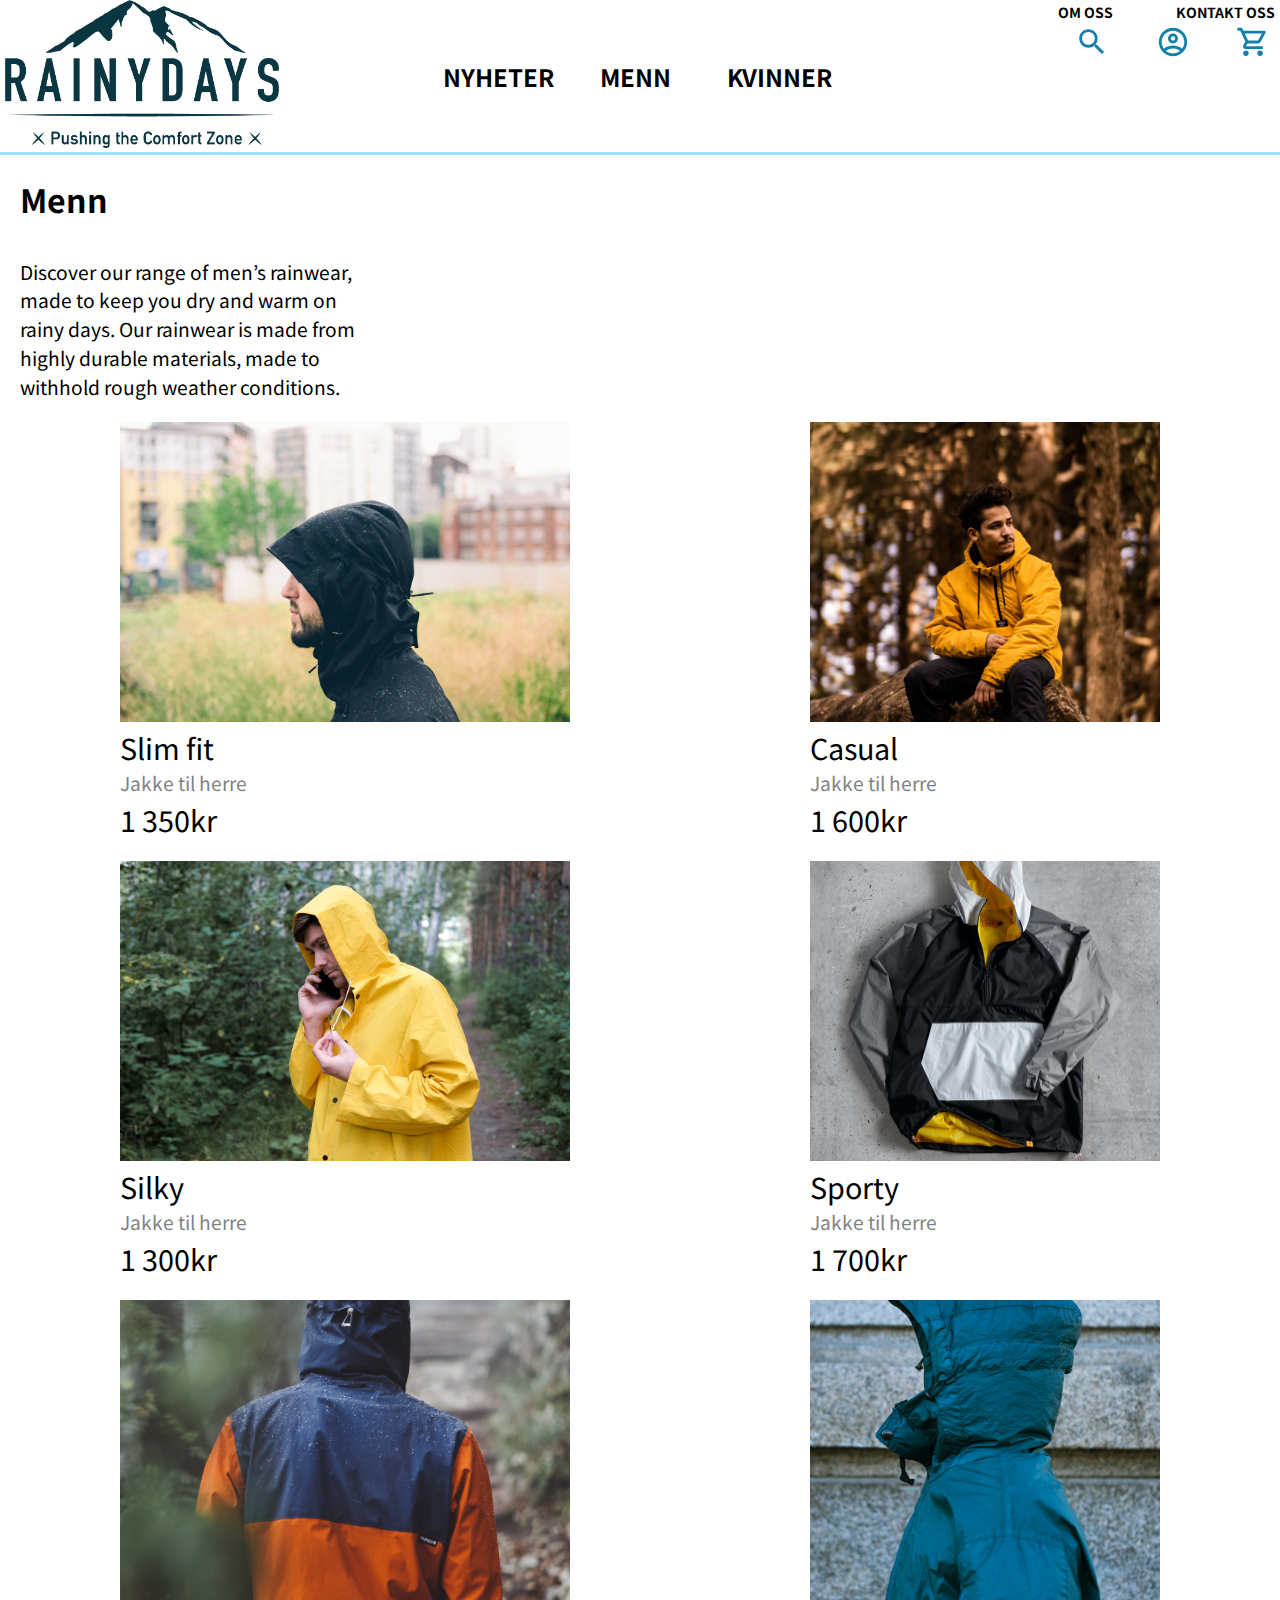
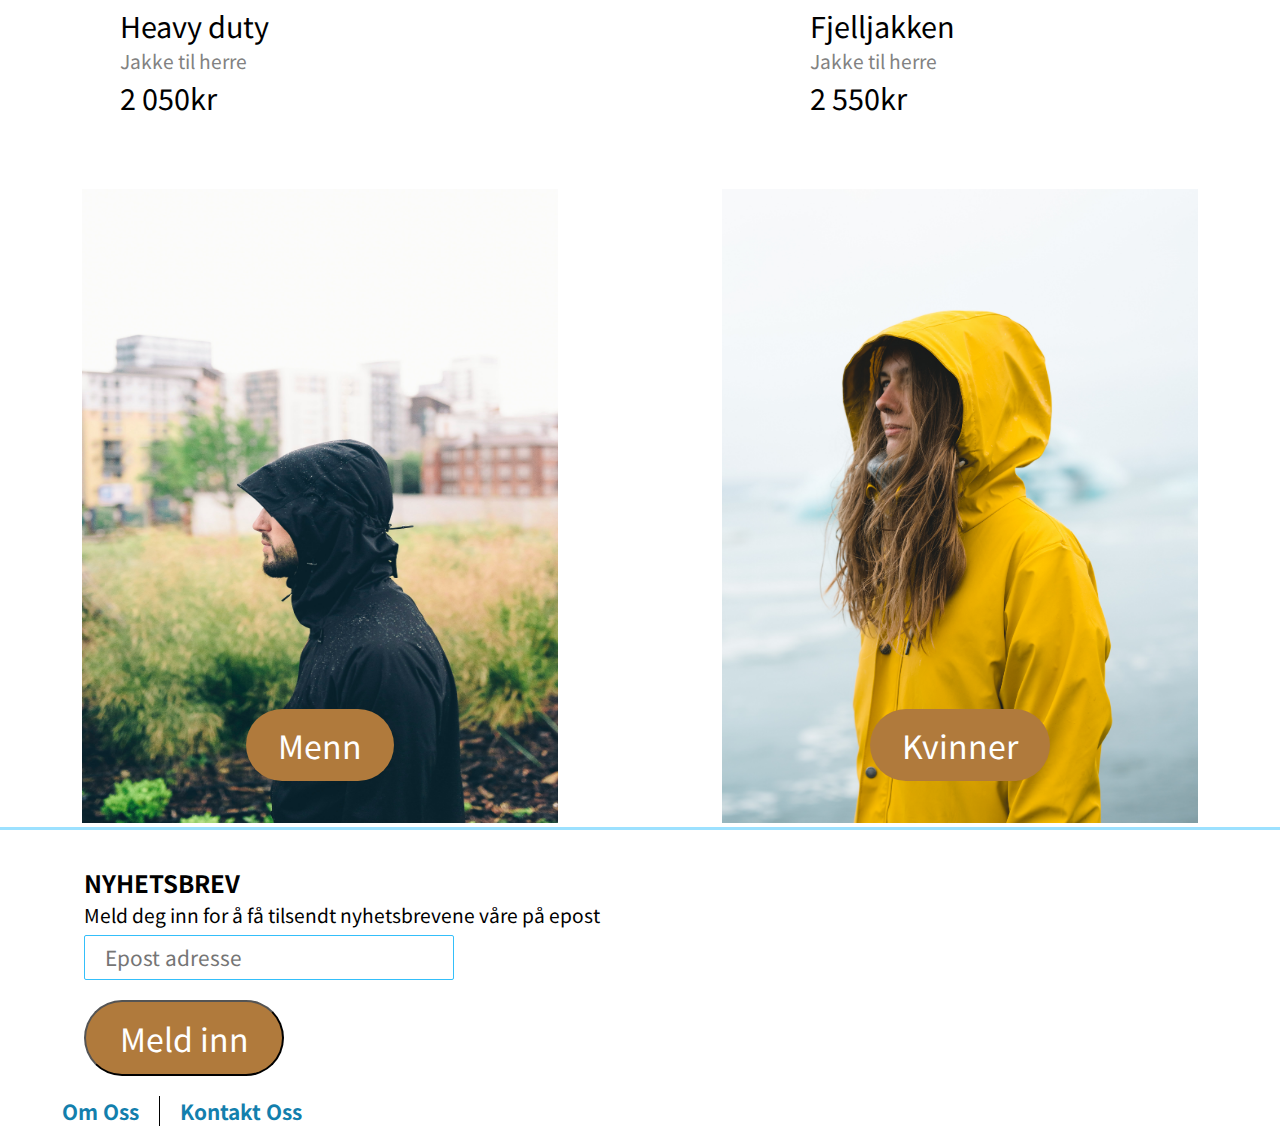
<file: menn.html>
<!DOCTYPE html>
<html lang="en">
<head>
    <meta charset="UTF-8">
    <meta http-equiv="X-UA-Compatible" content="IE=edge">
    <meta name="viewport" content="width=device-width, initial-scale=1.0">
    <meta name="description" content="Rainydays, her er siden for produkter til menn.">
    <meta name="author" content="Lasse Strand">
    <title>Rainydays Produkt menn</title>
    <link rel="stylesheet" href="style.css">
    <link rel="stylesheet" href="https://use.fontawesome.com/releases/v5.15.4/css/all.css" integrity="sha384-DyZ88mC6Up2uqS4h/KRgHuoeGwBcD4Ng9SiP4dIRy0EXTlnuz47vAwmeGwVChigm" crossorigin="anonymous">
    <link href="https://fonts.googleapis.com/css2?family=Noto+Sans+JP:wght@400;700&family=Noto+Sans+SC:wght@400;700&display=swap" rel="stylesheet">
   
</head>
<body>
    <header style="background-image: none; height: auto;">
      <div class="forside"> 
        <div class="logo flex-column"><a href="index.html"><img src="./images/RainyDays_Logo-2.png" alt="Logo"></a> </div>
        <nav class="flex-column liten">
            <ul class="flex-container">
              <li class="nyheterhead"><a href="nyheter.html">Nyheter</a></li>
              <li class="mennhead"><a href="menn.html">Menn</a></li>
              <li class="kvinnerhead"><a href="kvinner.html">Kvinner</a></li>
            </ul>
        </nav>
        <div class="top flex-column ">
          <div class="toprightall">
            <nav >
              <ul class="topright">
                <li class="about"><a href="about.html">Om Oss</a></li>
                <li class="kontakt"><a href="kontakt.html">Kontakt Oss</a></li>
              </ul>
            </nav>
            <div class="topicon">
              <div class="sok"><label for="search">
                <img src="./images/icons/searchicon.svg" alt="searchicon" class="searchicon"></label>
                <input type="checkbox" id="search">
                <input type="search" id="searchbox" placeholder="Search...">
              </div>
                <a href="profil.html"><img src="./images/icons/accounticon.svg" alt="accounticon" class="accounticon"></a>
                <a href="cart.html"><img src="./images/icons/shoppingicon.svg" alt="shoppingicon" class="shoppingicon"></a>
            <div class="menu">
              <label for="hamburger-menu">
                <i class="fas fa-bars"></i>
              </label>
              <input type="checkbox" id="hamburger-menu">
              <nav class="hamburger">
                <ul>
                  <li><a href="index.html">HJEM</a></li>
                  <li><a href="nyheter.html">NYHETER</a></li>
                  <li><a href="menn.html">MENN</a></li>
                  <li><a href="kvinner.html">KVINNER</a></li>
                  <li><a href="about.html">OM OSS</a></li>
                  <li><a href="kontakt.html">KONTAKT OSS</a></li>
                </ul>
              </nav>
            </div>
            </div>
          </div> 
        </div>
      </div>
    </header>
    <hr>
    <main>
        <div>
            <h1 style="padding: 20px 0 35px 20px;">Menn</h1>
            <p style="max-width: 352px; font: normal normal normal normal 1.2rem/1.5 Noto Sans JP, sans-serif; padding-left: 20px;">
                Discover our range of men’s rainwear, made to keep you dry and warm on rainy days. Our rainwear is made from highly durable materials, made to withhold rough weather conditions.
            </p>
        </div>
        <div class="produktbilder">
            <a href="spespage.html" id="slimfit"><img src="./images/stephen-arnold-8ItNia0nMVA-unsplash.jpg" alt="slimfit" class="pb"><p class="infotxt">Slim fit</p><p class="infogreytxt">Jakke til herre</p><p class="infotxt">1 350kr</p></a>
            <a href="spespage.html" id="casual"><img src="./images/daoud-abismail-oG4OvTFbiXk-unsplash.jpg" alt="casual" class="pb"><p class="infotxt">Casual</p><p class="infogreytxt">Jakke til herre</p><p class="infotxt">1 600kr</p></a>
            <a href="spespage.html" id="silky"><img src="./images/pexels-evelina-zhu-8640453.jpg" alt="silky" class="pb"><p class="infotxt">Silky</p><p class="infogreytxt">Jakke til herre</p><p class="infotxt">1 300kr</p></a>
            <a href="spespage.html" id="sporty"><img src="./images/hamed-darzi-u42GjVgZgV0-unsplash.jpg" alt="sporty" class="pb"><p class="infotxt">Sporty</p><p class="infogreytxt">Jakke til herre</p><p class="infotxt">1 700kr</p></a>
            <a href="spespage.html" id="duty"><img src="./images/andy-kogl-uhaYQSVCjo0-unsplash.jpg" alt="duty" class="pb"><p class="infotxt">Heavy duty</p><p class="infogreytxt">Jakke til herre</p><p class="infotxt">2 050kr</p></a>
            <a href="spespage.html" id="fjelljakken"><img src="./images/tjeerd-braat-HpH0APYskXc-unsplash.jpg" alt="fjelljakken" class="pb"><p class="infotxt">Fjelljakken</p><p class="infogreytxt">Jakke til herre</p><p class="infotxt">2 550kr</p></a>
        </div>
        <div class="mk">
            <div class="mennside">
              <a href="menn.html"><img src="./images/stephen-arnold-8ItNia0nMVA-unsplash.jpg" alt="Mennbilde"></a>
              <div class="mennknapp"><a href="menn.html" class="knappall">Menn</a></div>
            </div>
            <div class="kvinnerside">
              <a href="kvinner.html"><img src="./images/pexels-matt-hardy-2755165.jpg" alt="Kvinnebilde"></a>
              <div class="kvinnerknapp"><a href="kvinner.html" class="knappall">Kvinner</a></div>
            </div>
          </div>
    </main>
    <hr>
    <footer>
      <div class="nyhetsbrev">
        <h2>NYHETSBREV</h2>
        <p>Meld deg inn for å få tilsendt nyhetsbrevene våre på epost</p>
        <input type="email" name="mail" id="mail" placeholder="Epost adresse" style="font: normal normal normal normal 1.3em/1.5 Noto Sans JP, sans-serif; border: 1px solid #34BFFA;">
        <button class="knapp knappall" id="meldinn">Meld inn</button>
      </div>
      <div class="footerinfo">
        <h2><a href="about.html" style="font-family: Noto Sans JP, sans-serif; font-size: 1.3rem;">Om Oss</a></h2>
        <h2 class="border"><a href="kontakt.html" style="font-family: Noto Sans JP, sans-serif; font-size: 1.3rem;">Kontakt Oss</a></h2>
      </div> 
      <div class="ikonbot"><i class="fab fa-twitter"></i>
        <i class="fab fa-facebook-square"></i>
        <i class="fab fa-instagram"></i>
      </div>
    </footer>
</body>
</html>
</file>
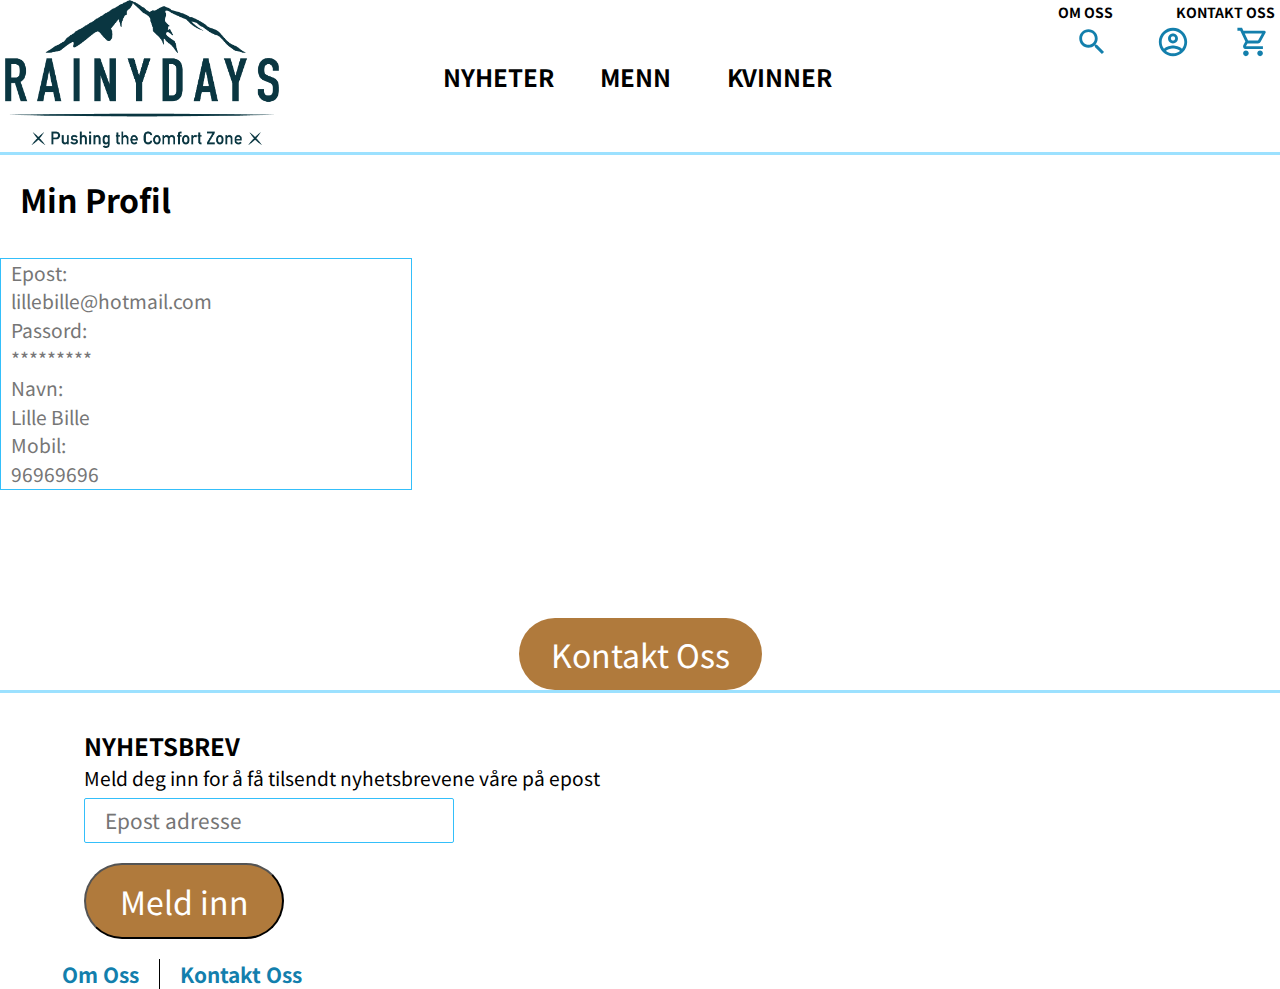
<file: profil.html>
<!DOCTYPE html>
<html lang="en">
<head>
    <meta charset="UTF-8">
    <meta http-equiv="X-UA-Compatible" content="IE=edge">
    <meta name="viewport" content="width=device-width, initial-scale=1.0">
    <meta name="description" content="Rainydays, dette er siden for profilen din her hos rainydays.">
    <meta name="author" content="Lasse Strand">
    <title>Rainydays Profil</title>
    <link rel="stylesheet" href="style.css">
    <link rel="stylesheet" href="https://use.fontawesome.com/releases/v5.15.4/css/all.css" integrity="sha384-DyZ88mC6Up2uqS4h/KRgHuoeGwBcD4Ng9SiP4dIRy0EXTlnuz47vAwmeGwVChigm" crossorigin="anonymous">
    <link href="https://fonts.googleapis.com/css2?family=Noto+Sans+JP:wght@400;700&family=Noto+Sans+SC:wght@400;700&display=swap" rel="stylesheet">
   
</head>
<body>
    <header style="background-image: none; height: auto;">
      <div class="forside"> 
        <div class="logo flex-column"><a href="index.html"><img src="./images/RainyDays_Logo-2.png" alt="Logo"></a> </div>
        <nav class="flex-column liten">
            <ul class="flex-container">
              <li class="nyheterhead"><a href="nyheter.html">Nyheter</a></li>
              <li class="mennhead"><a href="menn.html">Menn</a></li>
              <li class="kvinnerhead"><a href="kvinner.html">Kvinner</a></li>
            </ul>
        </nav>
        <div class="top flex-column ">
          <div class="toprightall">
            <nav >
              <ul class="topright">
                <li class="about"><a href="about.html">Om Oss</a></li>
                <li class="kontakt"><a href="kontakt.html">Kontakt Oss</a></li>
              </ul>
            </nav>
            <div class="topicon">
              <div class="sok"><label for="search">
                <img src="./images/icons/searchicon.svg" alt="searchicon" class="searchicon"></label>
                <input type="checkbox" id="search">
                <input type="search" id="searchbox" placeholder="Search...">
              </div>
                <a href="profil.html"><img src="./images/icons/accounticon.svg" alt="accounticon" class="accounticon"></a>
                <a href="cart.html"><img src="./images/icons/shoppingicon.svg" alt="shoppingicon" class="shoppingicon"></a>
            <div class="menu">
              <label for="hamburger-menu">
                <i class="fas fa-bars"></i>
              </label>
              <input type="checkbox" id="hamburger-menu">
              <nav class="hamburger">
                <ul>
                  <li><a href="index.html">HJEM</a></li>
                  <li><a href="nyheter.html">NYHETER</a></li>
                  <li><a href="menn.html">MENN</a></li>
                  <li><a href="kvinner.html">KVINNER</a></li>
                  <li><a href="about.html">OM OSS</a></li>
                  <li><a href="kontakt.html">KONTAKT OSS</a></li>
                </ul>
              </nav>
            </div>
            </div>
          </div> 
        </div>
      </div>
    </header>
    <hr>
    <main>
        <h1 style="padding: 20px 0 35px 20px;">Min Profil</h1>
        <div class="profil">
            <ul>
                <li>Epost:<a href="registrer.html"><i class="fas fa-edit"></i></a> <p>lillebille@hotmail.com</p></li>
                <li>Passord:<a href="registrer.html"><i class="fas fa-edit"></i></a> <p>*********</p></li>
                <li>Navn:<a href="registrer.html"><i class="fas fa-edit"></i></a> <p>Lille Bille</p></li>
                <li>Mobil:<a href="registrer.html"><i class="fas fa-edit"></i></a> <p>96969696</p></li>
            </ul>
        </div>
        <div class="kon">
          <a href="kontakt.html" class="knappall">Kontakt Oss</a>
        </div>
    </main>
    <hr>
    <footer>
      <div class="nyhetsbrev">
        <h2>NYHETSBREV</h2>
        <p>Meld deg inn for å få tilsendt nyhetsbrevene våre på epost</p>
        <input type="email" name="mail" id="mail" placeholder="Epost adresse" style="font: normal normal normal normal 1.3em/1.5 Noto Sans JP, sans-serif; border: 1px solid #34BFFA;">
        <button class="knapp knappall" id="meldinn">Meld inn</button>
      </div>
      <div class="footerinfo">
        <h2><a href="about.html" style="font-family: Noto Sans JP, sans-serif; font-size: 1.3rem;">Om Oss</a></h2>
        <h2 class="border"><a href="kontakt.html" style="font-family: Noto Sans JP, sans-serif; font-size: 1.3rem;">Kontakt Oss</a></h2>
      </div> 
      <div class="ikonbot"><i class="fab fa-twitter"></i>
        <i class="fab fa-facebook-square"></i>
        <i class="fab fa-instagram"></i>
      </div>
    </footer>
</body>
</html>
</file>
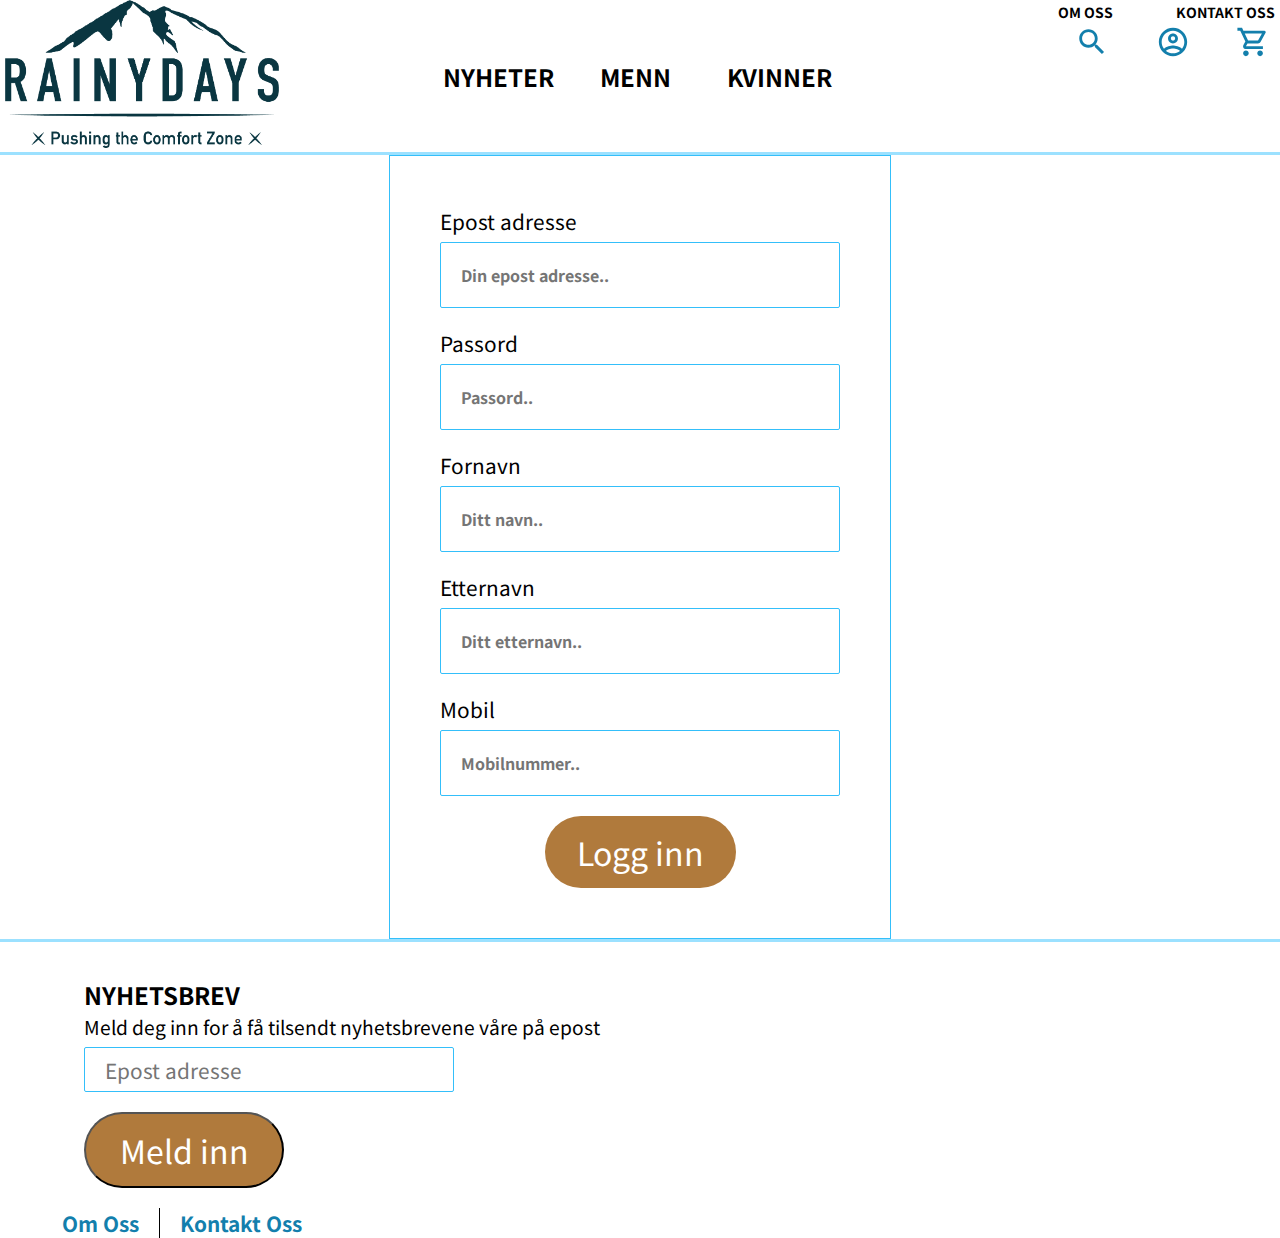
<file: registrer.html>
<!DOCTYPE html>
<html lang="en">
<head>
    <meta charset="UTF-8">
    <meta http-equiv="X-UA-Compatible" content="IE=edge">
    <meta name="viewport" content="width=device-width, initial-scale=1.0">
    <meta name="description" content="Rainydays, på denne siden har du muligheten til å registrere en bruker hos Rainydays.">
    <meta name="author" content="Lasse Strand">
    <title>Rainydays Registrering</title>
    <link rel="stylesheet" href="style.css">
    <link rel="stylesheet" href="https://use.fontawesome.com/releases/v5.15.4/css/all.css" integrity="sha384-DyZ88mC6Up2uqS4h/KRgHuoeGwBcD4Ng9SiP4dIRy0EXTlnuz47vAwmeGwVChigm" crossorigin="anonymous">
    <link href="https://fonts.googleapis.com/css2?family=Noto+Sans+JP:wght@400;700&family=Noto+Sans+SC:wght@400;700&display=swap" rel="stylesheet">
   
</head>
<body>
    <header style="background-image: none; height: auto;">
      <div class="forside"> 
        <div class="logo flex-column"><a href="index.html"><img src="./images/RainyDays_Logo-2.png" alt="Logo"></a> </div>
        <nav class="flex-column liten">
            <ul class="flex-container">
              <li class="nyheterhead"><a href="nyheter.html">Nyheter</a></li>
              <li class="mennhead"><a href="menn.html">Menn</a></li>
              <li class="kvinnerhead"><a href="kvinner.html">Kvinner</a></li>
            </ul>
        </nav>
        <div class="top flex-column ">
          <div class="toprightall">
            <nav >
              <ul class="topright">
                <li class="about"><a href="about.html">Om Oss</a></li>
                <li class="kontakt"><a href="kontakt.html">Kontakt Oss</a></li>
              </ul>
            </nav>
            <div class="topicon">
              <div class="sok"><label for="search">
                <img src="./images/icons/searchicon.svg" alt="searchicon" class="searchicon"></label>
                <input type="checkbox" id="search">
                <input type="search" id="searchbox" placeholder="Search...">
              </div>
                <a href="profil.html"><img src="./images/icons/accounticon.svg" alt="accounticon" class="accounticon"></a>
                <a href="cart.html"><img src="./images/icons/shoppingicon.svg" alt="shoppingicon" class="shoppingicon"></a>
            <div class="menu">
              <label for="hamburger-menu">
                <i class="fas fa-bars"></i>
              </label>
              <input type="checkbox" id="hamburger-menu">
              <nav class="hamburger">
                <ul>
                  <li><a href="index.html">HJEM</a></li>
                  <li><a href="nyheter.html">NYHETER</a></li>
                  <li><a href="menn.html">MENN</a></li>
                  <li><a href="kvinner.html">KVINNER</a></li>
                  <li><a href="about.html">OM OSS</a></li>
                  <li><a href="kontakt.html">KONTAKT OSS</a></li>
                </ul>
              </nav>
            </div>
            </div>
          </div> 
        </div>
      </div>
    </header>
    <hr>
    <main>
        <div class="loginbox">
            <div class="login">
                <form action="profil.html">
                    <label for="epst" style="font: normal normal normal normal 1.3em/1.5 Noto Sans JP, sans-serif;">Epost adresse</label>
                    <input type="email" id="epst" name="epst" placeholder="Din epost adresse..">
                    <label for="passord" style="font: normal normal normal normal 1.3em/1.5 Noto Sans JP, sans-serif;">Passord</label>
                    <input type="password" id="passord" name="passord" placeholder="Passord..">
                    <label for="fornavn" style="font: normal normal normal normal 1.3em/1.5 Noto Sans JP, sans-serif;">Fornavn</label>
                    <input type="text" id="fornavn" name="fornavn" placeholder="Ditt navn..">
                    <label for="etternavn" style="font: normal normal normal normal 1.3em/1.5 Noto Sans JP, sans-serif;">Etternavn</label>
                    <input type="text" id="etternavn" name="etternavn" placeholder="Ditt etternavn..">
                    <label for="mob" style="font: normal normal normal normal 1.3em/1.5 Noto Sans JP, sans-serif;">Mobil</label>
                    <input type="tel" id="mob" name="mob" placeholder="Mobilnummer..">
                    <div class="logknapp"><a href="profil.html" class="loginknapp">Logg inn</a></div>
                </form>
            </div>
        </div>
    </main>
    <hr>
    <footer>
      <div class="nyhetsbrev">
        <h2>NYHETSBREV</h2>
        <p>Meld deg inn for å få tilsendt nyhetsbrevene våre på epost</p>
        <input type="email" name="mail" id="mail" placeholder="Epost adresse" style="font: normal normal normal normal 1.3em/1.5 Noto Sans JP, sans-serif; border: 1px solid #34BFFA;">
        <button class="knapp knappall" id="meldinn">Meld inn</button>
      </div>
      <div class="footerinfo">
        <h2><a href="about.html" style="font-family: Noto Sans JP, sans-serif; font-size: 1.3rem;">Om Oss</a></h2>
        <h2 class="border"><a href="kontakt.html" style="font-family: Noto Sans JP, sans-serif; font-size: 1.3rem;">Kontakt Oss</a></h2>
      </div> 
      <div class="ikonbot"><i class="fab fa-twitter"></i>
        <i class="fab fa-facebook-square"></i>
        <i class="fab fa-instagram"></i>
      </div>
    </footer>
</body>
</html>
</file>
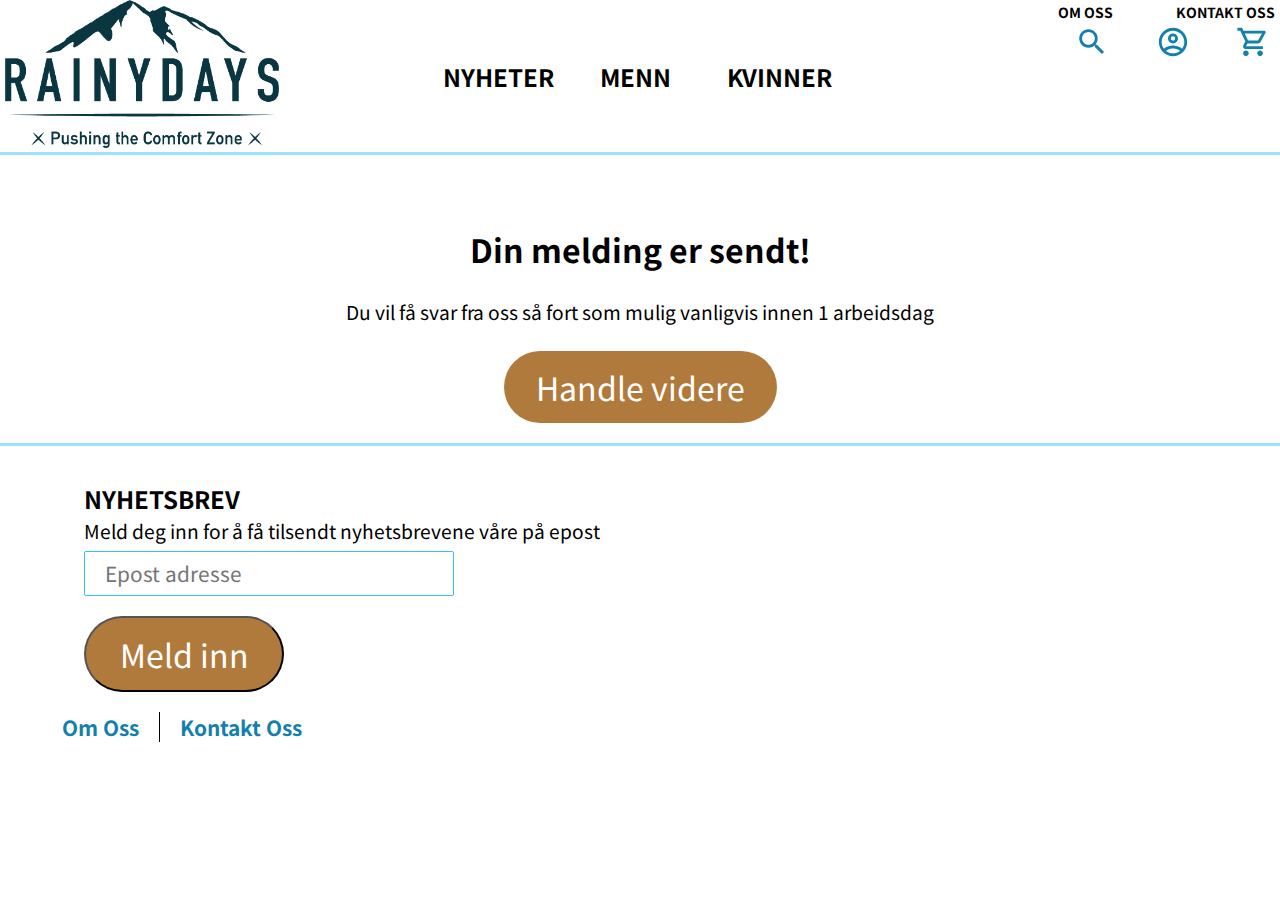
<file: sendtinn.html>
<!DOCTYPE html>
<html lang="en">
<head>
    <meta charset="UTF-8">
    <meta http-equiv="X-UA-Compatible" content="IE=edge">
    <meta name="viewport" content="width=device-width, initial-scale=1.0">
    <meta name="description" content="Rainydays, her er siden for innsendt skjema. Her får du beskjed om at meldingen er sendt inn">
    <meta name="author" content="Lasse Strand">
    <title>Rainydays Skjema sendt</title>
    <link rel="stylesheet" href="style.css">
    <link rel="stylesheet" href="https://use.fontawesome.com/releases/v5.15.4/css/all.css" integrity="sha384-DyZ88mC6Up2uqS4h/KRgHuoeGwBcD4Ng9SiP4dIRy0EXTlnuz47vAwmeGwVChigm" crossorigin="anonymous">
    <link href="https://fonts.googleapis.com/css2?family=Noto+Sans+JP:wght@400;700&family=Noto+Sans+SC:wght@400;700&display=swap" rel="stylesheet">
   
</head>
<body>
    <header style="background-image: none; height: auto;">
      <div class="forside"> 
        <div class="logo flex-column"><a href="index.html"><img src="./images/RainyDays_Logo-2.png" alt="Logo"></a> </div>
        <nav class="flex-column liten">
            <ul class="flex-container">
              <li class="nyheterhead"><a href="nyheter.html">Nyheter</a></li>
              <li class="mennhead"><a href="menn.html">Menn</a></li>
              <li class="kvinnerhead"><a href="kvinner.html">Kvinner</a></li>
            </ul>
        </nav>
        <div class="top flex-column ">
          <div class="toprightall">
            <nav >
              <ul class="topright">
                <li class="about"><a href="about.html">Om Oss</a></li>
                <li class="kontakt"><a href="kontakt.html">Kontakt Oss</a></li>
              </ul>
            </nav>
            <div class="topicon">
              <div class="sok"><label for="search">
                <img src="./images/icons/searchicon.svg" alt="searchicon" class="searchicon"></label>
                <input type="checkbox" id="search">
                <input type="search" id="searchbox" placeholder="Search...">
              </div>
                <a href="profil.html"><img src="./images/icons/accounticon.svg" alt="accounticon" class="accounticon"></a>
                <a href="cart.html"><img src="./images/icons/shoppingicon.svg" alt="shoppingicon" class="shoppingicon"></a>
            <div class="menu">
              <label for="hamburger-menu">
                <i class="fas fa-bars"></i>
              </label>
              <input type="checkbox" id="hamburger-menu">
              <nav class="hamburger">
                <ul>
                  <li><a href="index.html">HJEM</a></li>
                  <li><a href="nyheter.html">NYHETER</a></li>
                  <li><a href="menn.html">MENN</a></li>
                  <li><a href="kvinner.html">KVINNER</a></li>
                  <li><a href="about.html">OM OSS</a></li>
                  <li><a href="kontakt.html">KONTAKT OSS</a></li>
                </ul>
              </nav>
            </div>
            </div>
          </div> 
        </div>
      </div>
    </header>
    <hr>
    <main>
        <div style="text-align: center;">
            <h1 style="padding-top: 70px;">Din melding er sendt!</h1>
            <p style="padding: 20px 0 20px 0; font: normal normal normal normal 1.2rem/2 Noto Sans JP, sans-serif;">Du vil få svar fra oss så fort som mulig
                vanligvis innen 1 arbeidsdag</p>
            <a href="index.html" class="loginknapp" style="margin-bottom: 20px;">Handle videre</a>
        </div>
    </main>
    <hr>
    <footer>
      <div class="nyhetsbrev">
        <h2>NYHETSBREV</h2>
        <p>Meld deg inn for å få tilsendt nyhetsbrevene våre på epost</p>
        <input type="email" name="mail" id="mail" placeholder="Epost adresse" style="font: normal normal normal normal 1.3em/1.5 Noto Sans JP, sans-serif; border: 1px solid #34BFFA;">
        <button class="knapp knappall" id="meldinn">Meld inn</button>
      </div>
      <div class="footerinfo">
        <h2><a href="about.html" style="font-family: Noto Sans JP, sans-serif; font-size: 1.3rem;">Om Oss</a></h2>
        <h2 class="border"><a href="kontakt.html" style="font-family: Noto Sans JP, sans-serif; font-size: 1.3rem;">Kontakt Oss</a></h2>
      </div> 
      <div class="ikonbot"><i class="fab fa-twitter"></i>
        <i class="fab fa-facebook-square"></i>
        <i class="fab fa-instagram"></i>
      </div>
    </footer>
</body>
</html>
</file>
<file: style.css>
* {
    margin: 0;
    padding: 0;
}
@media screen and (max-width: 1250px){
    .flex-container, div .topright, .spes, .liten, footer .nyhetsbrev, div .sok{
        display: none;
    }
}
@media screen and (min-width: 1250px){
    .menu{
        display: none;
    }
}
@media screen and (max-width: 1250px){
    .menu{
        display: block;
        float: right;
    }
} 
@media screen and (max-width: 460px){
    .push h1{
        font-size: 1.7rem;
    }
} 
@media screen and (max-width: 1250px){
        .mk{
        flex-direction: column;
    }
}
header{
    background-image: url("/images/pexels-gabriela-palai-395242.jpg");
    background-position: center;
    background-repeat: no-repeat;
    background-size: cover;
    height: 100vh;
    width: 100%;
}
.forside, .flex-container, .topright, .topicon{
    display: flex;
    justify-content: space-between;
}
.logo img{
    max-width: 100%;
    padding-left: 5px;
    width: 274px;
}
.forsidebilde{
    overflow: hidden;
}
.flex-container{
    align-items: center;
    list-style-type: none;
}
.flex-container > li {
    padding-top: 57px;
    text-align: center;
    justify-content: space-between;
    width: 100%;
    margin-right: 10px;
    flex-shrink: 3;
}
.firstbilde{
    object-fit: cover;
}
.top{
    flex-direction: column;
    width: 250px;
}
.topright{ 
    list-style-type: none;
    text-align: center;
    width: 100%;
}
li a{
    text-decoration: none;
    width: 100px;
    display: inline-block; 
    color: black; 
    padding: 2px 5px; 
    text-align: center
}
li a:hover {  
    color: #137FAD;
}
.nyheterhead, .mennhead, .kvinnerhead{
    font: normal normal bold normal 24px/1.5 Noto Sans SC, sans-serif;
    text-transform: uppercase;
}
.about, .kontakt{
    font: normal normal bold normal 14px/1.5 Noto Sans SC, sans-serif;
    text-transform: uppercase;   
}
#searchbox {
    background-color: #9CE1FF;
    box-sizing: border-box;
    border: 1px solid black;
    font-size: 12pt;
    font-weight: 100;
    margin-top: 60px;
    margin-right: 10px;
    padding: .25em .75em;
    text-align: left;
    border-radius: 8px;
}
input#search, #searchbox, nav.hamburger, input#hamburger-menu{
    display: none;
}
input#search:checked ~ #searchbox{
    display: block;
    position: absolute;
    top: 5px;
    width: 200px;
}
.flex-column{
    flex: 1;
}
.topicon{
    padding-left: 45px;
    padding-right: 10px;
}
.toprightall{
    width: 250px;
    float: right;
}
.accounticon, .searchicon, .shoppingicon{
    filter: invert(34%) sepia(84%) saturate(723%) hue-rotate(159deg) brightness(99%) contrast(88%);
    width: 34px; height: 34px;
}
input#hamburger-menu:checked ~ nav.hamburger {
    display: block;  
}
label[for=hamburger-menu] { 
    font-size: 2em;
}
nav.hamburger ul { 
    list-style-type: none;
    display: inline-block; 
    padding: 0;
    margin: 0;
    width: 195px;
    border: 1px solid black;
}
nav.hamburger li a { 
    text-decoration: none; 
    color: black; 
    padding: 10px 7px;
    display: block; 
    text-align: center;
    width: 190px;
    background-color: white;
}
nav.hamburger li:last-child {
    margin-bottom: 0;
}
nav.hamburger li a:hover {
    color: white; 
    background: black;  
}
.menu ul{
    position: absolute;
    top: 40px;
    right: 2%;
}
.push{
    display: flex;
    flex-direction: column;
    position: absolute;
    top: 87%;
    left: 50%;
    transform: translate(-50%, -50%);
    justify-content: space-around;
    width: 100%;
    text-align: center;
}
h1{
    font: normal normal bold normal 2em/1.5 Noto Sans SC, sans-serif; 
    color: black;
    min-width: 240px;
}
.mennside img, .kvinnerside img{
    max-width: 476px; max-height: 634px;
    width: 100vw;
}
.mk{
    display: flex;
    margin-top: 70px;
    justify-content: space-around;
}
.mennside, .kvinnerside{
    position: relative;
    text-align: center;
}
.mennknapp, .kvinnerknapp{
    position: absolute;
    bottom: 10px;
    left: 50%;
    transform: translate(-50%, -50%);
}
.grid-spes{
    display: grid;
    grid-template-columns: auto auto auto auto;
    padding: 100px 0 100px 0;
    justify-content: space-around;
}
.grid-spes h2{
    grid-column-start: 1;
    grid-column-end: 5;
    font: normal normal normal normal 1.65vw/1.5 Noto Sans JP, sans-serif;
}
.grid-spes img{
    width: 305px; height: 385px;
    border: 0px;
    padding: 0px;
    column-gap: 0px;
}
.grid-spes p{
    text-align: left;
}
.info{
    font: normal normal normal normal 1.15vw/1.5 Noto Sans JP, sans-serif;
}
.infogrey{
    font: normal normal normal normal 1vw/1.5 Noto Sans JP, sans-serif;
    color: #828282;
}
hr{
    height: 3px;
    background-color: #9CE1FF;
    border: none;
}
.nyhetsbrev{
    display: flex;
    flex-direction: column;
    padding: 35px 0 0 84px;
}
.nyhetsbrev h2{
    font: normal normal bold normal 1.5rem/1.5 Noto Sans SC, sans-serif;
}
.nyhetsbrev p{
    font: normal normal normal normal 1.2rem/1.5 Noto Sans JP, sans-serif;
}
#mail{
    max-width: 370px;
    height: 45px;
}
.knapp{
    padding: 1px 1px;
    font: normal normal bold normal 1.5vw/1.5 Noto Sans JP, sans-serif;
    width: 200px;
    margin: 0;
}
a{
    text-decoration: none;
    list-style-type: none;
    color: inherit;
}
.footerinfo{
    display: flex;
    flex-direction: row;
    justify-content: left;
    color: #137FAD;
    padding: 20px 0 0 62px;
}
.border{
    margin-left: 20px;
    padding-left: 20px;
    border-left: 1px solid black;
}
.ikonbot{
    display: block;
    float: right;
    font-size: 1.3rem;
}
.footerinfo h2:hover{
    color: black;
}
.pushom h2, form h2{
    font: normal normal normal normal 1.75rem/1.5 Noto Sans SC, sans-serif;
}
.om p{
    font: normal normal normal normal 1.2rem/1.5 Noto Sans JP, sans-serif;
    padding: 20px 0 20px 20px;
    max-width: 352px;
}
.om h1{
    padding: 20px 0 35px 20px;
}
.pushom, .kon{
    text-align: center;
}
.profil{
    border: 1px solid #34BFFA;
    width: 400px;
    font: normal normal normal normal 1.2rem/1.5 Noto Sans JP, sans-serif;
    color: #767676;
    padding-left: 10px;
    margin-bottom: 10%;
}
#aboutimg{
    width: 600px;
    max-height: 400px;
    object-fit: cover;
    padding: 70px 0 30px 0;
    text-align: center;
    
}
@media screen and (max-width: 880px){
    #aboutimg{
        display: none;
    }
}
.om{
    display: grid;
    grid-template-columns: auto auto;
}
input[type=text], input[type=password], input[type=email], input[type=tel], textarea{
    width: 100%;
    border: 1px solid #34BFFA;
    border-radius: 2px;
    padding: 20px;
    box-sizing: border-box;
    resize: vertical;
    margin: 5px 0 20px 0;
    font: normal normal bold normal 1em/1.5 Noto Sans JP, sans-serif;
}
input[type=submit]{
    cursor: pointer;
    background-color: #B07A3C;
    border: none;
    margin: auto;
    color: white;
    padding: 0.3750em 1em;
    text-align: center;
    display: inline-block;
    font: normal normal normal normal 2em/1.5 Noto Sans JP, sans-serif;
    border-radius: 63px;
}
input[type=submit]:hover{
    background-color: #FA9E34;
}
.formkontakt{
    padding: 20px;
    max-width: 500px;
}
.login{
    padding: 50px;
    border: 1px solid #34BFFA;
    max-width: 400px;
}
.loginknapp, .knappall{
    cursor: pointer;
    background-color: #B07A3C;
    color: white;
    padding: 0.3750em 1em;
    text-align: center;
    display: inline-block;
    font: normal normal normal normal 2em/1.5 Noto Sans JP, sans-serif;
    border-radius: 63px;
}
.loginknapp:hover, .knappall:hover{
    background-color: #FA9E34;
}
.regis:hover{
    text-decoration: underline;
}
.logknapp{
    text-align: center;
}
.infonyhet, .infotxt, .prodtxt h2{
    font: normal normal normal normal 1.8rem/1.5 Noto Sans JP, sans-serif;
}
.infogreynyhet, .infogreytxt{
    font: normal normal normal normal 1.2rem/1.5 Noto Sans JP, sans-serif;
    color: #828282;
}
.produktbilder{
    display: grid;
    grid-template-columns: auto auto;
    justify-content: space-around;
}
.pb{
    object-fit: cover; 
    width: 100%;
    max-width: 650px; 
    max-height: 500px; 
    min-height: 500px; 
    padding-top: 20px;
}
@media screen and (max-width: 1300px){
    .pb{
        max-width: 450px;
        min-width: 350px;
        max-height: 300px;
        min-height: 300px;
    }
}
@media screen and (max-width: 900px){
    .pb{
        max-width: 300px;
        min-width: 150px;
        max-height: 250px;
        min-height: 250px;
    }
}
@media screen and (max-width: 600px){
    .pb{
        max-width: 150px;
        min-width: 100px;
        max-height: 200px;
        min-height: 200px;
        border-radius: 5px;
    }
}
.loginbox{
    display: flex;
    justify-content: space-around;
}
input[type=radio]{
    appearance: none;
    -webkit-appearance: none;
    -moz-appearance: none;
    border-radius: 0;
    border: none;
}
input[type=radio]#s, input[type=radio]#m, input[type=radio]#l{
    height: 40px;
    width: 40px;
}
input[type=radio]#s{
    content: url(./images/icons/icons8-circled-s-100-2.svg);
}
input[type=radio]#s:checked{
    content: url(./images/icons/icons8-circled-s-100.svg);
}
input[type=radio]#m{
    content: url(./images/icons/icons8-circled-m-100.svg);
}
input[type=radio]#m:checked{
    content: url(./images/icons/icons8-circled-m-100-2.svg);
}
input[type=radio]#l{
    content: url(./images/icons/icons8-circled-l-100-2.svg);
}
input[type=radio]#l:checked{
    content: url(./images/icons/icons8-circled-l-100.svg);
}
.cartprod{
    display: flex;
    flex-direction: row;
    padding: 20px 0 20px 20px;
}
.prodtxt1{
    padding-left: 20px;
    width: 100%;
    min-width: 200px;
}
.sammendragp, .checkoutp, .leveringp {
    font: normal normal normal normal 1.2rem/2 Noto Sans JP, sans-serif;
    padding: 30px 0 0 20px;
}
.sammendrag{
    display: flex;
    flex-direction: row;
    padding-top: 43px;
}
.floatright{
    text-align: end;
    width: 100%;
    padding-right: 20px;
}
.checkoutmid{
    padding: 50px 50px 50px 20px;
    max-width: 400px;
}
input[type=radio]#hjemlev, #hjemlev:checked, #hente, #hente:checked{
    width: 320px;
    height: 59px;
}
input[type=radio]#hjemlev{
    content: url(./images/icons/hjemlevering1.svg);
    margin-bottom: 25px;
}
input[type=radio]#hjemlev:checked{
    content: url(./images/icons/hjemlevering2.svg);
    margin-bottom: 25px;
}
input[type=radio]#hente{
    content: url(./images/icons/hente1.svg);
}
input[type=radio]#hente:checked{
    content: url(./images/icons/hente2.svg);
}
#kreditt, #klarna, #paypal{
    appearance: radio;
    -webkit-appearance: radio;
    -moz-appearance: radio;
    height: 20px;
    width: 20px;
    border: 1px solid grey;
}
.kortmain{
    height: 400px;
    width: 360px;
    margin: 60px auto 20px 0;
    border: 1px solid grey;
    border-radius: 4px;
}
.kortsecond{
    height: 340px;
    padding: 30px 30px 30px;
}
.kortnummer, 
.måned select, 
.år select, 
.cvv input{
    font: normal normal normal normal 1.2rem/2 Noto Sans JP, sans-serif;
    line-height: 14px;
    opacity: .7;
    color: grey;
}
.kortnummer{
    width: 100%;
    margin-bottom: 20px;
    padding-left: 20px;
    border: 2px solid lightgrey;
    border-radius: 4px;
}
.måned select, .år select{
    width: 145px;
    margin-bottom: 20px;
    padding-left: 20px;
    border: 2px solid lightgrey;
    border-radius: 4px;

}
.måned select{
    float: left;
}
.år select{
    float: right;
}
.cvv{
    width: 145px;
    float: left;
}
.kortnummer{
    background: url(/images/icons/credit-card-solid.svg) no-repeat;
}
.cvv{
    background: url(/images/icons/lock-solid.svg) no-repeat;
}
.cvv, .kortnummer{
    background-position: 85% 50%;
    background-size: 30px;
}
@media screen and (min-width: 800px){
    .infoflex{
        display: flex;
        flex-direction: row;
        justify-content: space-around;
    }
}
@media screen and (min-width: 800px){
    .betaling{
        display: grid;
        grid-template-rows: auto;
        justify-content: center;
        padding-bottom: 20px;
    }
}
</file>
